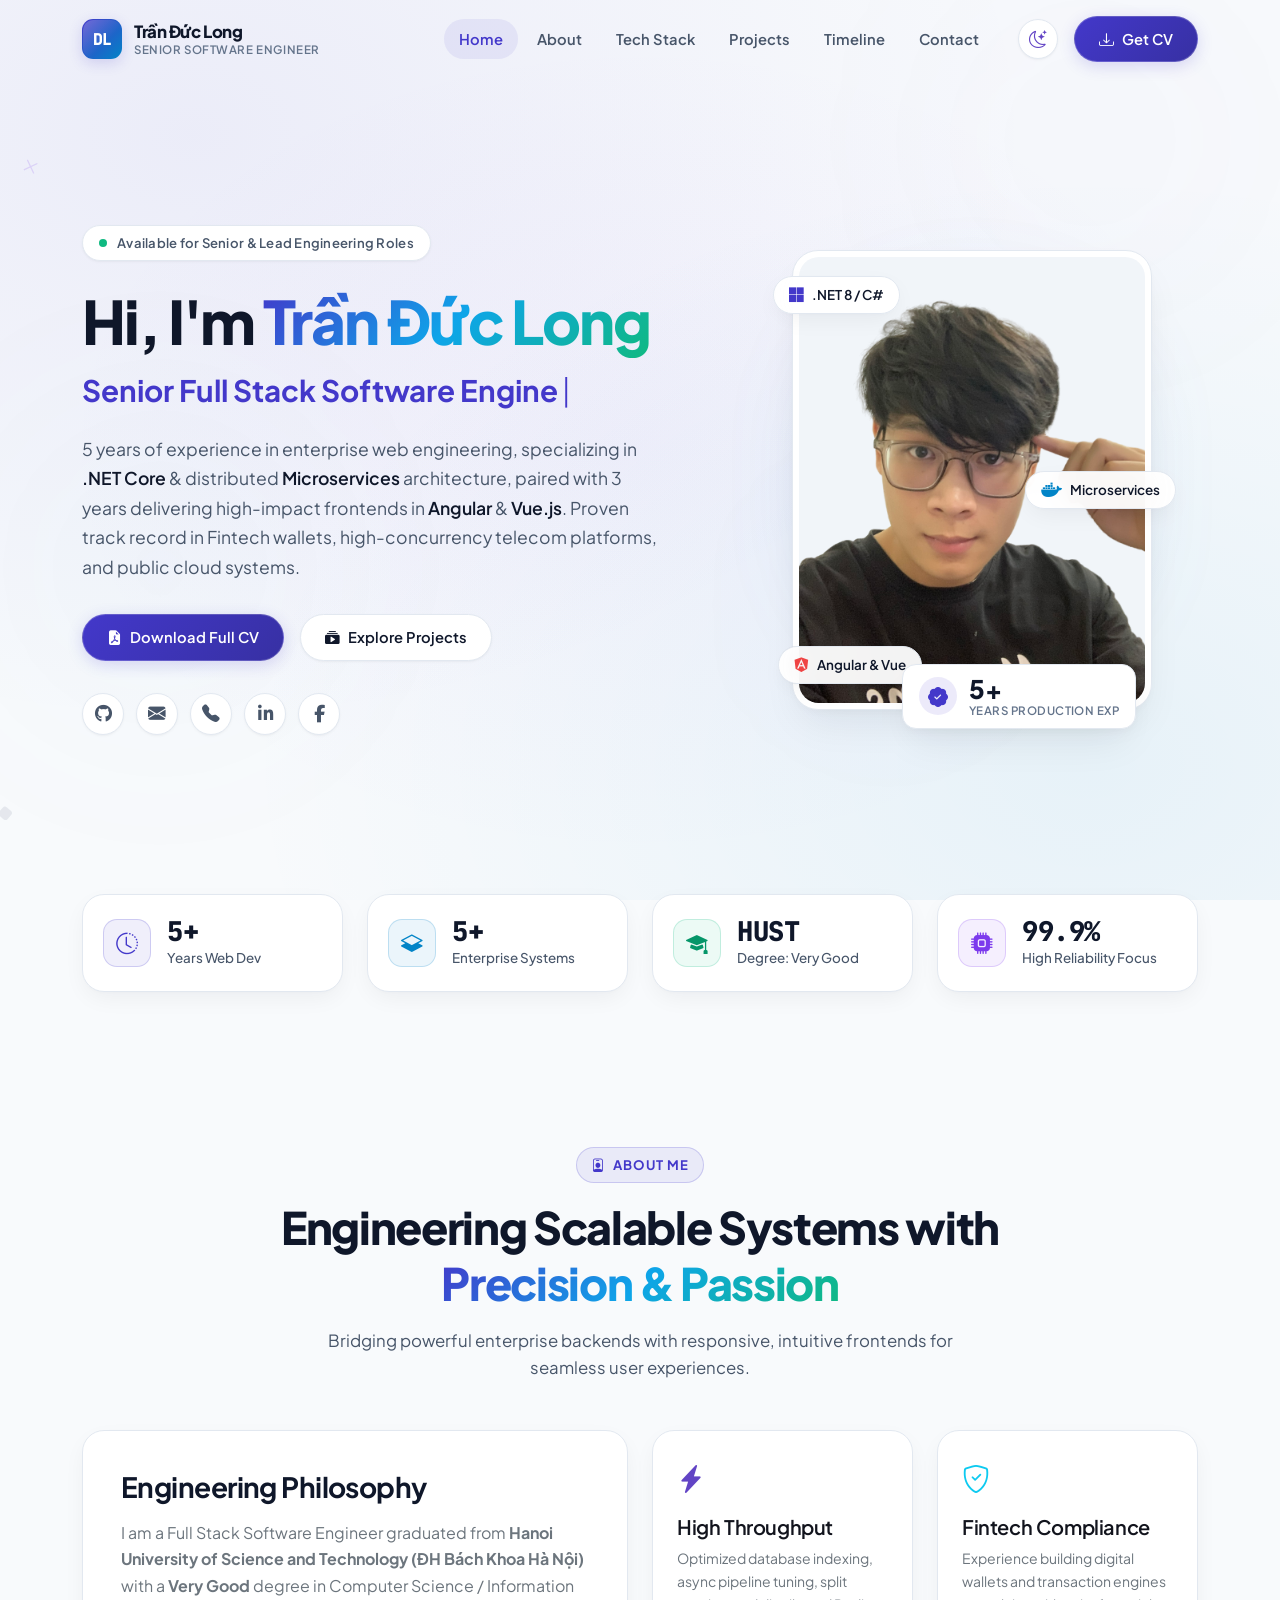
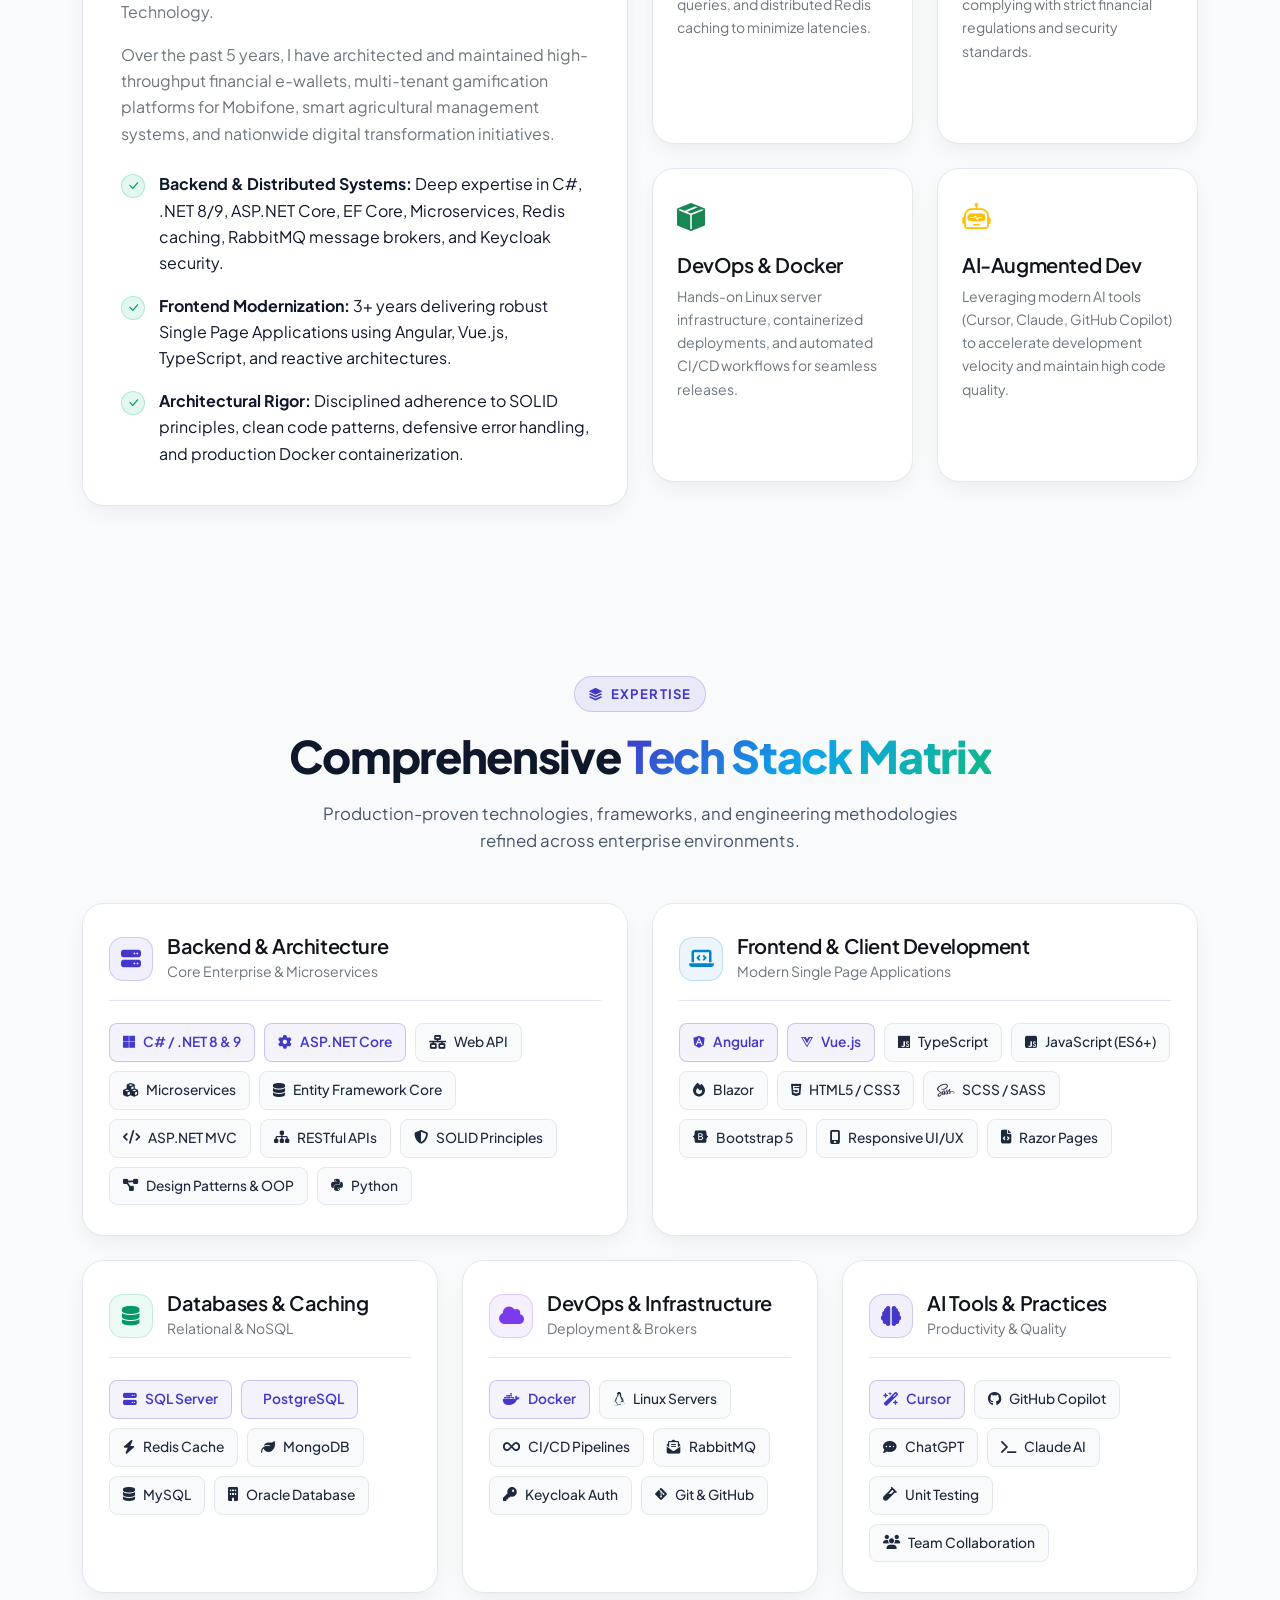
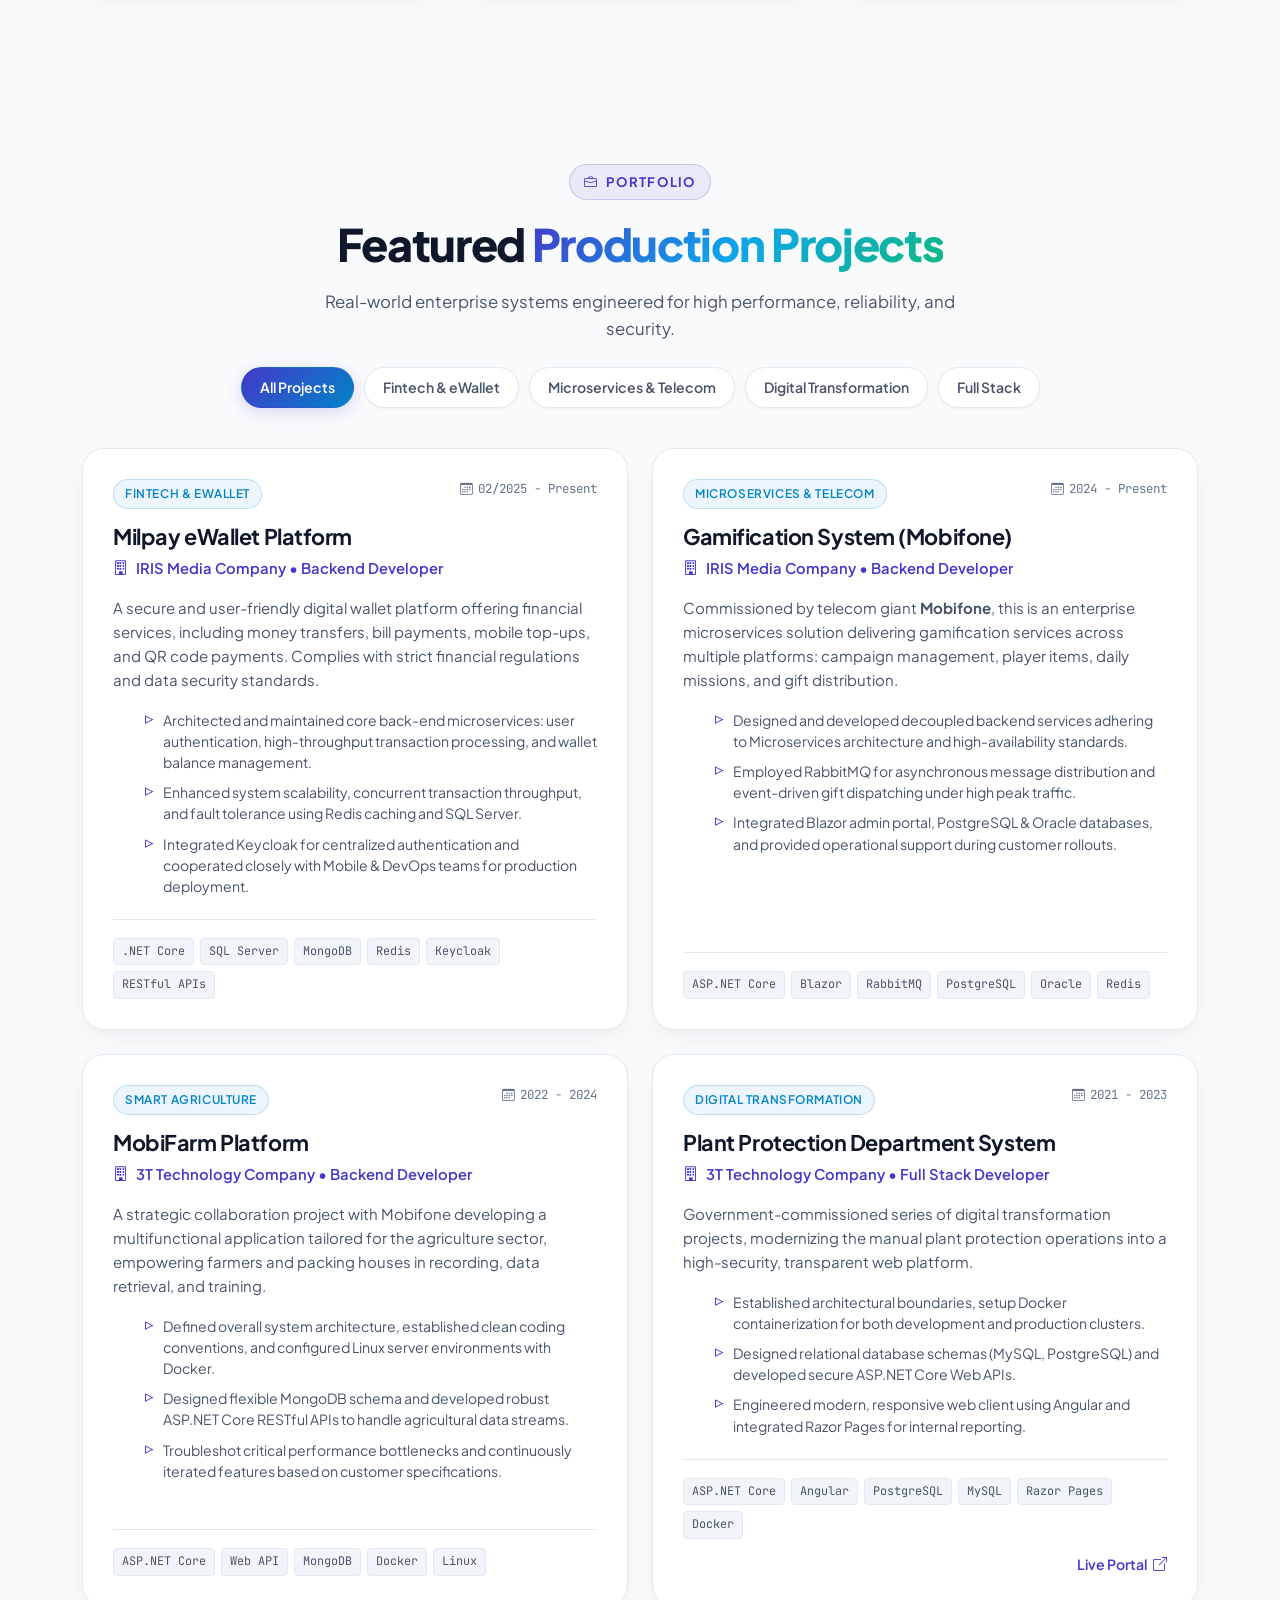
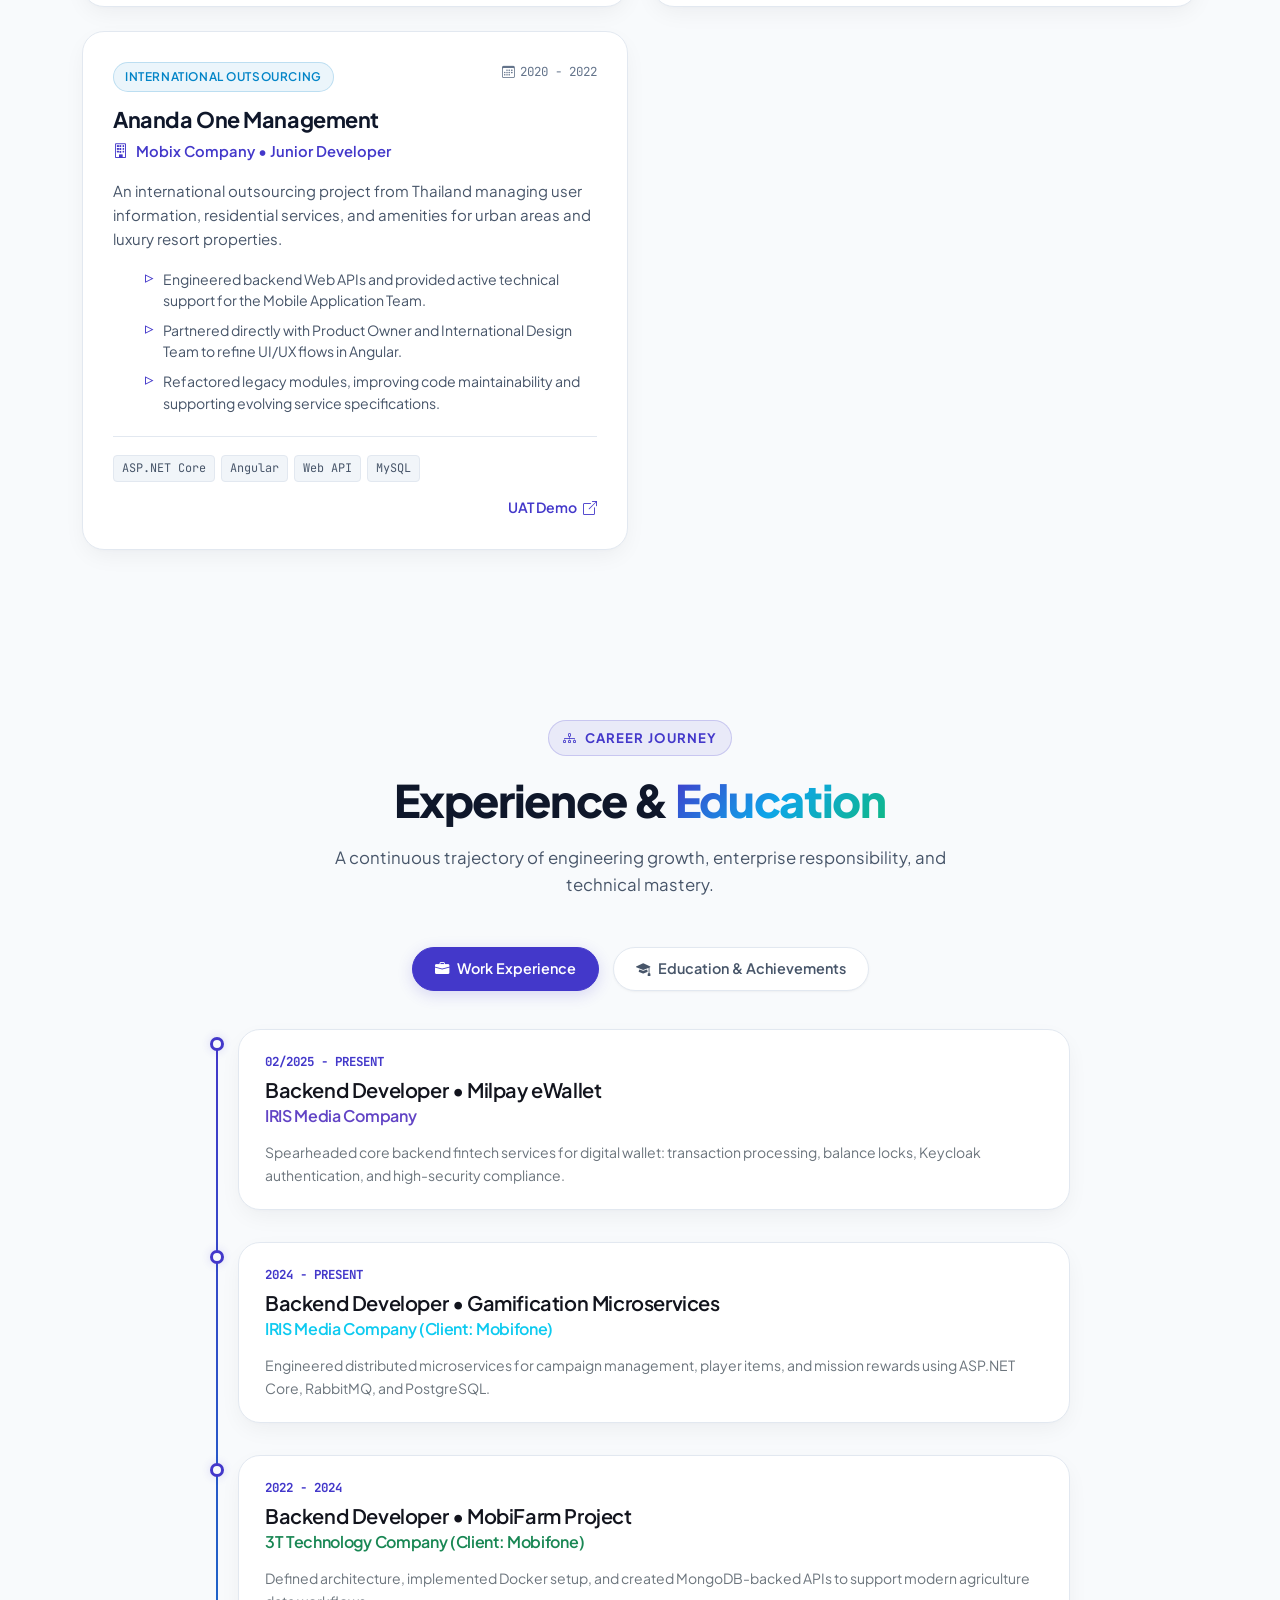
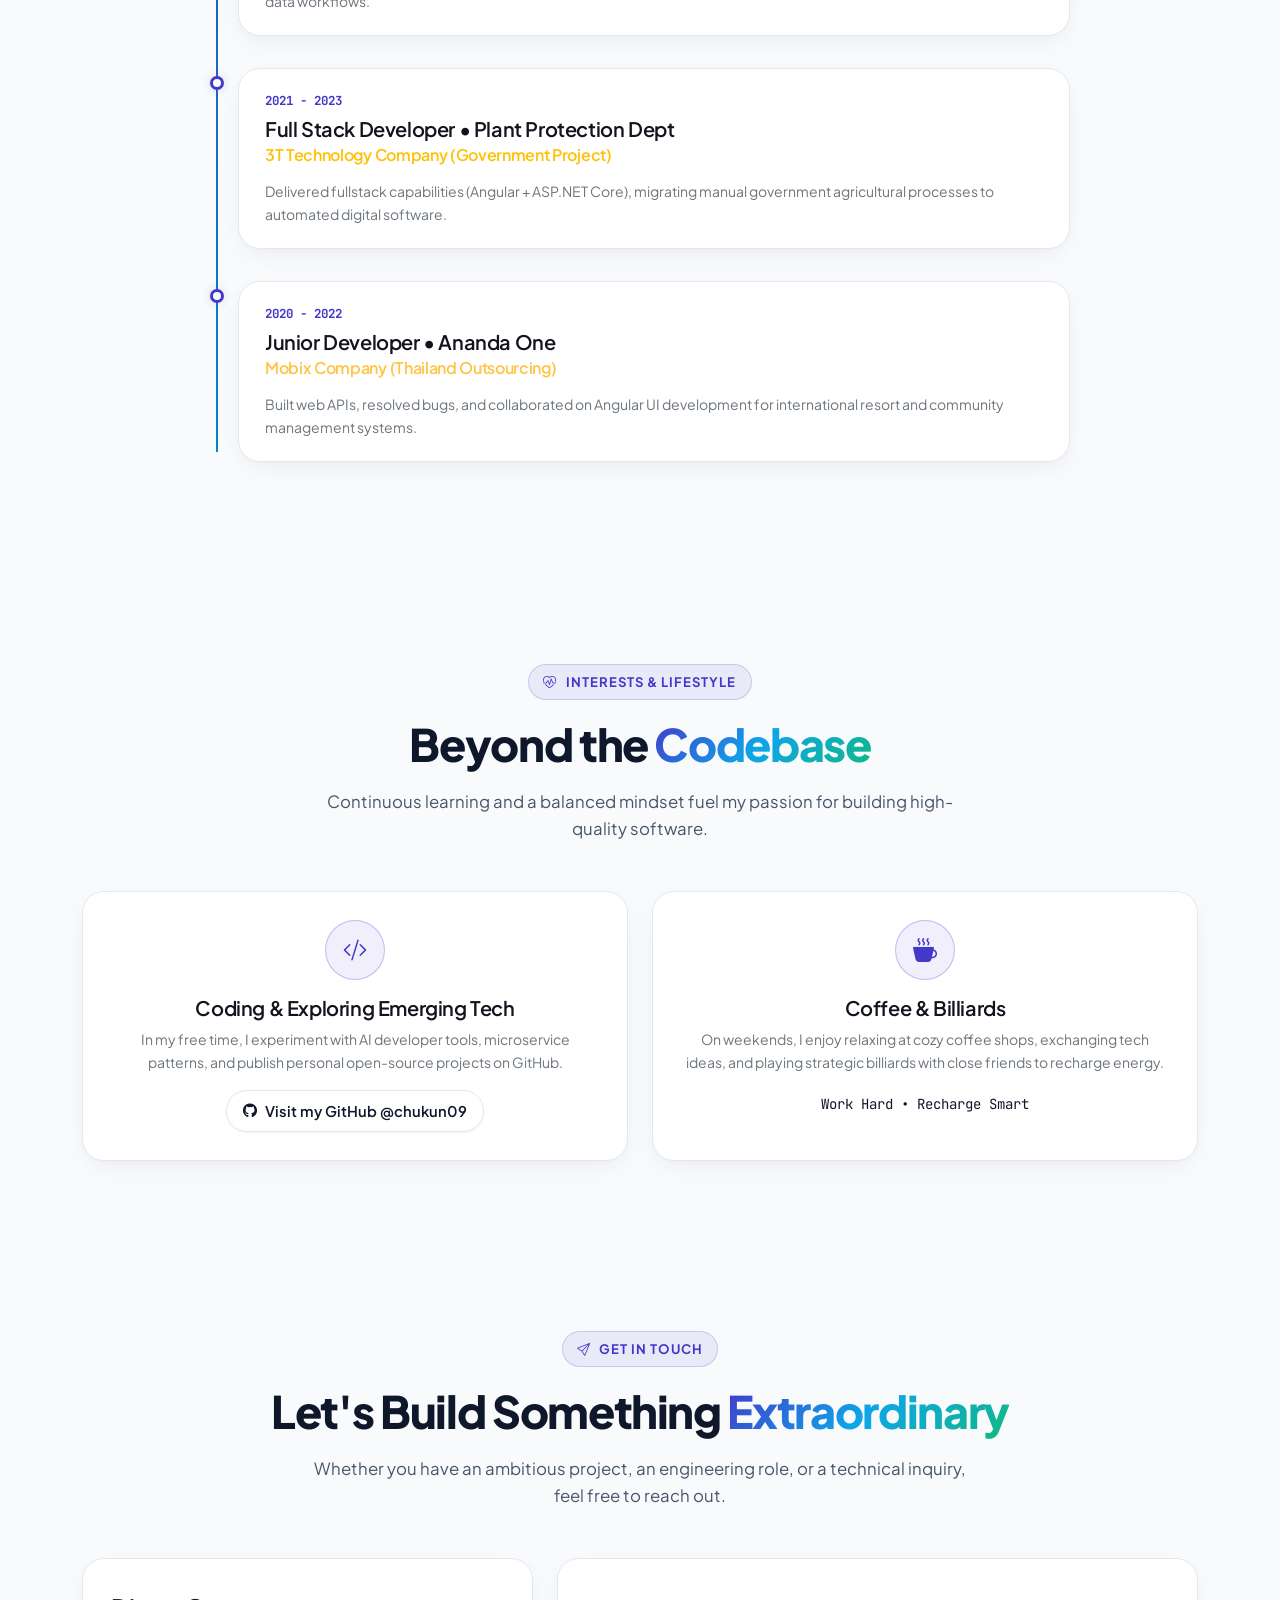
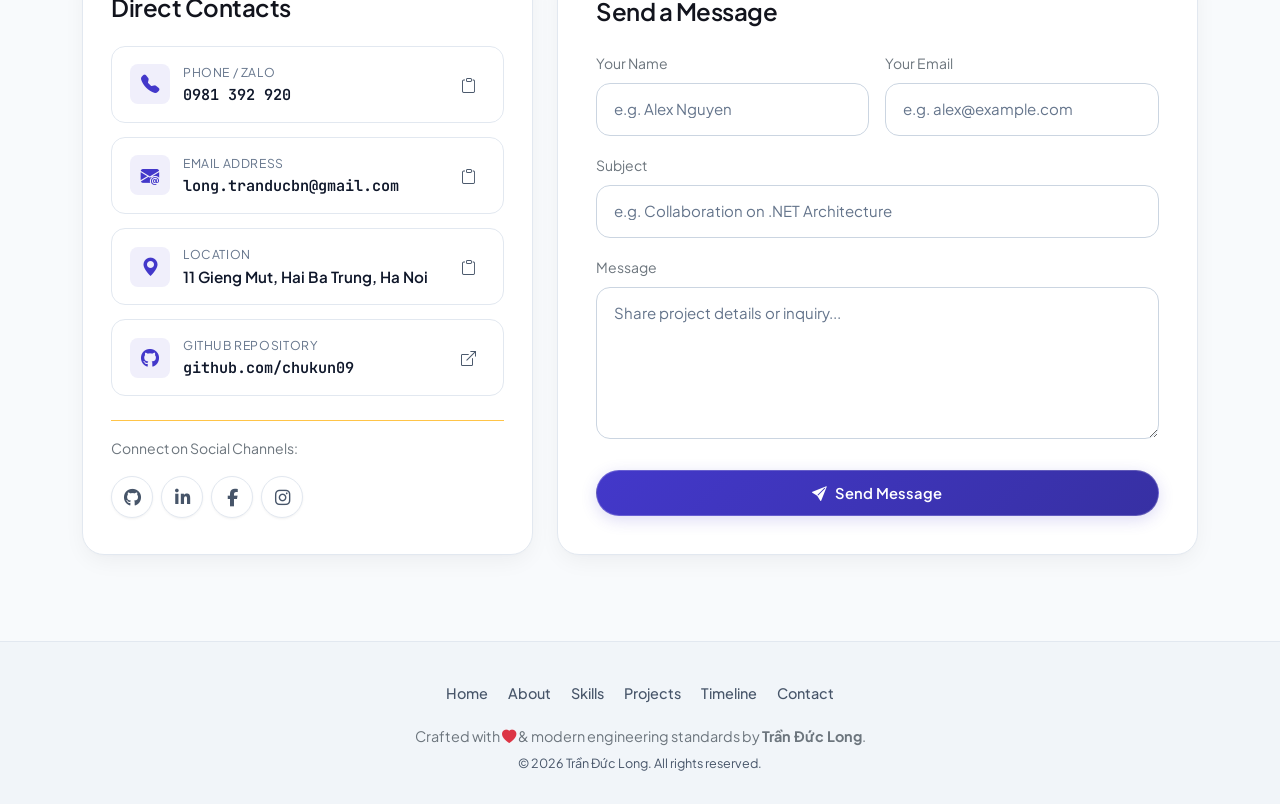
<file: index.html>
<!DOCTYPE html>
<html lang="en" data-theme="light">

<head>
    <meta charset="utf-8">
    <title>Trần Đức Long | Senior Full Stack Software Engineer (.NET & Angular)</title>
    <meta name="viewport" content="width=device-width, initial-scale=1.0">
    <meta name="description" content="Portfolio of Trần Đức Long - Senior Full Stack Software Engineer with 5+ years of experience in .NET Core, Microservices, Angular, High-Performance Backend, and Cloud Architecture.">
    <meta name="keywords" content="Tran Duc Long, Software Engineer, .NET Core, ASP.NET Core, Angular, Microservices, Fullstack Developer, Hanoi University of Science and Technology, C#, Redis, Docker">
    <meta name="author" content="Trần Đức Long">

    <!-- Open Graph / Meta -->
    <meta property="og:type" content="website">
    <meta property="og:title" content="Trần Đức Long | Senior Full Stack Software Engineer">
    <meta property="og:description" content="5+ years in .NET technologies, scalable Microservices, modern Angular/Vue, and high-performance backend systems.">
    <meta property="og:image" content="img/avatar.png">

    <!-- Favicon -->
    <link href="img/avatar.png" rel="icon" type="image/png">

    <!-- Google Fonts -->
    <link rel="preconnect" href="https://fonts.googleapis.com">
    <link rel="preconnect" href="https://fonts.gstatic.com" crossorigin>
    <link href="https://fonts.googleapis.com/css2?family=JetBrains+Mono:wght@400;500;600;700&family=Plus+Jakarta+Sans:wght@300;400;500;600;700;800&display=swap" rel="stylesheet">

    <!-- Icons CDN -->
    <link rel="stylesheet" href="https://cdn.jsdelivr.net/npm/bootstrap-icons@1.11.3/font/bootstrap-icons.min.css">
    <link rel="stylesheet" href="https://cdnjs.cloudflare.com/ajax/libs/font-awesome/6.5.1/css/all.min.css">

    <!-- Bootstrap 5 CSS -->
    <link href="css/bootstrap.min.css" rel="stylesheet">

    <!-- Modern Custom Stylesheet -->
    <link href="css/style.css" rel="stylesheet">
</head>

<body>
    <!-- Antigravity Physics Interactive Canvas Layer -->
    <canvas id="antigravityCanvas"></canvas>

    <!-- Ambient Dynamic Glow Orbs -->
    <div class="ambient-glow ambient-glow-1"></div>
    <div class="ambient-glow ambient-glow-2"></div>
    <div class="ambient-glow ambient-glow-3"></div>

    <!-- Navigation Bar -->
    <header>
        <nav class="navbar navbar-expand-lg navbar-custom">
            <div class="container">
                <!-- Executive Monogram Brandmark -->
                <a class="navbar-brand-custom" href="#home" id="brandLogo">
                    <div class="brand-monogram">
                        <span class="brand-letters">DL</span>
                    </div>
                    <div class="brand-info">
                        <span class="brand-name">Trần Đức Long</span>
                        <span class="brand-role">Senior Software Engineer</span>
                    </div>
                </a>

                <button class="navbar-toggler navbar-toggler-custom ms-auto me-2 me-lg-0" type="button" data-bs-toggle="collapse" data-bs-target="#navbarCollapse" aria-controls="navbarCollapse" aria-expanded="false" aria-label="Toggle navigation">
                    <i class="bi bi-list fs-4"></i>
                </button>

                <div class="collapse navbar-collapse justify-content-end" id="navbarCollapse">
                    <ul class="navbar-nav align-items-lg-center gap-1 my-3 my-lg-0">
                        <li class="nav-item">
                            <a class="nav-link nav-link-custom active" href="#home">Home</a>
                        </li>
                        <li class="nav-item">
                            <a class="nav-link nav-link-custom" href="#about">About</a>
                        </li>
                        <li class="nav-item">
                            <a class="nav-link nav-link-custom" href="#skills">Tech Stack</a>
                        </li>
                        <li class="nav-item">
                            <a class="nav-link nav-link-custom" href="#projects">Projects</a>
                        </li>
                        <li class="nav-item">
                            <a class="nav-link nav-link-custom" href="#experience">Timeline</a>
                        </li>
                        <li class="nav-item">
                            <a class="nav-link nav-link-custom" href="#contact">Contact</a>
                        </li>
                    </ul>

                    <div class="d-flex align-items-center gap-3 ms-lg-4 mt-3 mt-lg-0">
                        <!-- Theme Toggle Button -->
                        <button class="theme-toggle-btn" id="themeToggleBtn" title="Switch Theme (Light / Dark)" aria-label="Toggle Theme">
                            <i class="bi bi-moon-stars" id="themeIcon"></i>
                        </button>

                        <a href="CV_Tran-Duc-Long-030625.pdf" download="CV_Tran-Duc-Long-030625.pdf" class="btn-primary-glow" id="navCvDownloadBtn">
                            <i class="bi bi-download"></i>
                            <span>Get CV</span>
                        </a>
                    </div>
                </div>
            </div>
        </nav>
    </header>

    <!-- Hero Section -->
    <section class="hero-section" id="home">
        <div class="container">
            <div class="row align-items-center">
                <div class="col-lg-7">
                    <!-- Status Pill -->
                    <div class="hero-status-pill reveal-fade">
                        <span class="status-pulse-dot"></span>
                        <span class="status-text">Available for Senior &amp; Lead Engineering Roles</span>
                    </div>

                    <h1 class="hero-title reveal-fade">
                        Hi, I'm <span class="text-gradient">Trần Đức Long</span>
                    </h1>
                    
                    <div class="typing-container reveal-fade">
                        <span id="typedRole"></span>
                        <span class="blinking-cursor">|</span>
                    </div>

                    <p class="hero-subtitle reveal-fade">
                        5 years of experience in enterprise web engineering, specializing in <strong>.NET Core</strong> &amp; distributed <strong>Microservices</strong> architecture, paired with 3 years delivering high-impact frontends in <strong>Angular</strong> &amp; <strong>Vue.js</strong>. Proven track record in Fintech wallets, high-concurrency telecom platforms, and public cloud systems.
                    </p>

                    <div class="d-flex flex-wrap align-items-center gap-3 hero-cta-group reveal-fade">
                        <a href="CV_Tran-Duc-Long-030625.pdf" download="CV_Tran-Duc-Long-030625.pdf" class="btn-primary-glow" id="heroDownloadCvBtn">
                            <i class="bi bi-file-earmark-pdf-fill"></i>
                            <span>Download Full CV</span>
                        </a>
                        <a href="#projects" class="btn-secondary-glass" id="heroViewProjectsBtn">
                            <i class="bi bi-collection-play-fill"></i>
                            <span>Explore Projects</span>
                        </a>
                    </div>

                    <div class="hero-social-links reveal-fade">
                        <a href="https://github.com/chukun09" target="_blank" rel="noopener noreferrer" class="social-icon-btn" title="GitHub Profile">
                            <i class="fab fa-github"></i>
                        </a>
                        <a href="mailto:long.tranducbn@gmail.com" class="social-icon-btn" title="Email Direct">
                            <i class="bi bi-envelope-fill"></i>
                        </a>
                        <a href="tel:0981392920" class="social-icon-btn" title="Call Direct">
                            <i class="bi bi-telephone-fill"></i>
                        </a>
                        <a href="https://www.linkedin.com/in/duclong1412/" target="_blank" rel="noopener noreferrer" class="social-icon-btn" title="LinkedIn Profile">
                            <i class="fab fa-linkedin-in"></i>
                        </a>
                        <a href="https://www.facebook.com/longtranduc.2000/" target="_blank" rel="noopener noreferrer" class="social-icon-btn" title="Facebook">
                            <i class="fab fa-facebook-f"></i>
                        </a>
                    </div>
                </div>

                <div class="col-lg-5">
                    <div class="hero-image-wrapper reveal-fade">
                        <!-- Soft Ambient Backlight -->
                        <div class="portrait-backlight"></div>

                        <div class="profile-card-container magnetic-tilt">
                            <div class="profile-card-inner">
                                <img src="img/avatar.png" alt="Trần Đức Long - Senior Software Engineer" class="profile-img">
                            </div>

                            <!-- Zero-G Harmonic Floating Tech Badges -->
                            <div class="floating-chip chip-dotnet zero-g-1">
                                <i class="fa-brands fa-microsoft"></i>
                                <span>.NET 8 / C#</span>
                            </div>

                            <div class="floating-chip chip-microservices zero-g-2">
                                <i class="fa-brands fa-docker"></i>
                                <span>Microservices</span>
                            </div>

                            <div class="floating-chip chip-angular zero-g-3">
                                <i class="fa-brands fa-angular"></i>
                                <span>Angular &amp; Vue</span>
                            </div>

                            <!-- Executive Experience Badge -->
                            <div class="exp-floating-badge zero-g-badge">
                                <div class="exp-badge-icon">
                                    <i class="bi bi-patch-check-fill"></i>
                                </div>
                                <div class="exp-badge-content">
                                    <span class="exp-num">5+</span>
                                    <span class="exp-text">Years Production Exp</span>
                                </div>
                            </div>
                        </div>
                    </div>
                </div>
            </div>
        </div>
    </section>

    <!-- Key Metrics Highlight Section -->
    <section class="metrics-section">
        <div class="container">
            <div class="row g-4">
                <div class="col-6 col-lg-3 reveal-on-scroll">
                    <div class="glass-card metric-card spotlight-card">
                        <div class="metric-icon-box metric-icon-indigo">
                            <i class="bi bi-clock-history"></i>
                        </div>
                        <div>
                            <div class="metric-number">5+</div>
                            <div class="metric-label">Years Web Dev</div>
                        </div>
                    </div>
                </div>

                <div class="col-6 col-lg-3 reveal-on-scroll">
                    <div class="glass-card metric-card spotlight-card">
                        <div class="metric-icon-box metric-icon-cyan">
                            <i class="bi bi-layers-half"></i>
                        </div>
                        <div>
                            <div class="metric-number">5+</div>
                            <div class="metric-label">Enterprise Systems</div>
                        </div>
                    </div>
                </div>

                <div class="col-6 col-lg-3 reveal-on-scroll">
                    <div class="glass-card metric-card spotlight-card">
                        <div class="metric-icon-box metric-icon-emerald">
                            <i class="bi bi-mortarboard-fill"></i>
                        </div>
                        <div>
                            <div class="metric-number">HUST</div>
                            <div class="metric-label">Degree: Very Good</div>
                        </div>
                    </div>
                </div>

                <div class="col-6 col-lg-3 reveal-on-scroll">
                    <div class="glass-card metric-card spotlight-card">
                        <div class="metric-icon-box metric-icon-purple">
                            <i class="bi bi-cpu-fill"></i>
                        </div>
                        <div>
                            <div class="metric-number">99.9%</div>
                            <div class="metric-label">High Reliability Focus</div>
                        </div>
                    </div>
                </div>
            </div>
        </div>
    </section>

    <!-- About Me Section -->
    <section class="content-section" id="about">
        <div class="container">
            <div class="text-center mb-5 reveal-on-scroll">
                <div class="section-tag">
                    <i class="bi bi-person-badge"></i> About Me
                </div>
                <h2 class="section-title">
                    Engineering Scalable Systems with <span class="text-gradient">Precision &amp; Passion</span>
                </h2>
                <p class="section-subtitle">
                    Bridging powerful enterprise backends with responsive, intuitive frontends for seamless user experiences.
                </p>
            </div>

            <div class="row g-4 align-items-stretch">
                <div class="col-lg-6 reveal-on-scroll">
                    <div class="glass-card about-box h-100 spotlight-card">
                        <h3 class="mb-3">Engineering Philosophy</h3>
                        <p class="text-muted mb-3">
                            I am a Full Stack Software Engineer graduated from <strong>Hanoi University of Science and Technology (ĐH Bách Khoa Hà Nội)</strong> with a <strong>Very Good</strong> degree in Computer Science / Information Technology.
                        </p>
                        <p class="text-muted mb-4">
                            Over the past 5 years, I have architected and maintained high-throughput financial e-wallets, multi-tenant gamification platforms for Mobifone, smart agricultural management systems, and nationwide digital transformation initiatives.
                        </p>

                        <div class="about-highlight-list">
                            <div class="about-highlight-item">
                                <div class="about-check-icon"><i class="bi bi-check-lg"></i></div>
                                <div>
                                    <strong class="text-main">Backend &amp; Distributed Systems:</strong> Deep expertise in C#, .NET 8/9, ASP.NET Core, EF Core, Microservices, Redis caching, RabbitMQ message brokers, and Keycloak security.
                                </div>
                            </div>
                            <div class="about-highlight-item">
                                <div class="about-check-icon"><i class="bi bi-check-lg"></i></div>
                                <div>
                                    <strong class="text-main">Frontend Modernization:</strong> 3+ years delivering robust Single Page Applications using Angular, Vue.js, TypeScript, and reactive architectures.
                                </div>
                            </div>
                            <div class="about-highlight-item">
                                <div class="about-check-icon"><i class="bi bi-check-lg"></i></div>
                                <div>
                                    <strong class="text-main">Architectural Rigor:</strong> Disciplined adherence to SOLID principles, clean code patterns, defensive error handling, and production Docker containerization.
                                </div>
                            </div>
                        </div>
                    </div>
                </div>

                <div class="col-lg-6">
                    <div class="row g-4 h-100">
                        <div class="col-sm-6 reveal-on-scroll">
                            <div class="glass-card feature-pill-card spotlight-card">
                                <span class="pill-icon text-primary"><i class="bi bi-lightning-charge-fill"></i></span>
                                <h4 class="h5 mb-2">High Throughput</h4>
                                <p class="text-muted small mb-0">
                                    Optimized database indexing, async pipeline tuning, split queries, and distributed Redis caching to minimize latencies.
                                </p>
                            </div>
                        </div>
                        <div class="col-sm-6 reveal-on-scroll">
                            <div class="glass-card feature-pill-card spotlight-card">
                                <span class="pill-icon text-info"><i class="bi bi-shield-check"></i></span>
                                <h4 class="h5 mb-2">Fintech Compliance</h4>
                                <p class="text-muted small mb-0">
                                    Experience building digital wallets and transaction engines complying with strict financial regulations and security standards.
                                </p>
                            </div>
                        </div>
                        <div class="col-sm-6 reveal-on-scroll">
                            <div class="glass-card feature-pill-card spotlight-card">
                                <span class="pill-icon text-success"><i class="bi bi-box-seam-fill"></i></span>
                                <h4 class="h5 mb-2">DevOps &amp; Docker</h4>
                                <p class="text-muted small mb-0">
                                    Hands-on Linux server infrastructure, containerized deployments, and automated CI/CD workflows for seamless releases.
                                </p>
                            </div>
                        </div>
                        <div class="col-sm-6 reveal-on-scroll">
                            <div class="glass-card feature-pill-card spotlight-card">
                                <span class="pill-icon text-warning"><i class="bi bi-robot"></i></span>
                                <h4 class="h5 mb-2">AI-Augmented Dev</h4>
                                <p class="text-muted small mb-0">
                                    Leveraging modern AI tools (Cursor, Claude, GitHub Copilot) to accelerate development velocity and maintain high code quality.
                                </p>
                            </div>
                        </div>
                    </div>
                </div>
            </div>
        </div>
    </section>

    <!-- Skills & Tech Stack Matrix -->
    <section class="content-section" id="skills">
        <div class="container">
            <div class="text-center mb-5 reveal-on-scroll">
                <div class="section-tag">
                    <i class="bi bi-stack"></i> Expertise
                </div>
                <h2 class="section-title">
                    Comprehensive <span class="text-gradient">Tech Stack Matrix</span>
                </h2>
                <p class="section-subtitle">
                    Production-proven technologies, frameworks, and engineering methodologies refined across enterprise environments.
                </p>
            </div>

            <div class="row g-4">
                <!-- Backend & Architecture -->
                <div class="col-lg-6 reveal-on-scroll">
                    <div class="glass-card skill-category-card spotlight-card">
                        <div class="category-header">
                            <div class="category-icon metric-icon-indigo">
                                <i class="fa-solid fa-server"></i>
                            </div>
                            <div>
                                <h3 class="h5 mb-0">Backend &amp; Architecture</h3>
                                <small class="text-muted">Core Enterprise &amp; Microservices</small>
                            </div>
                        </div>
                        <div class="tech-badge-container">
                            <span class="tech-badge featured"><i class="fa-brands fa-microsoft"></i> C# / .NET 8 &amp; 9</span>
                            <span class="tech-badge featured"><i class="fa-solid fa-gear"></i> ASP.NET Core</span>
                            <span class="tech-badge"><i class="fa-solid fa-network-wired"></i> Web API</span>
                            <span class="tech-badge"><i class="fa-solid fa-cubes"></i> Microservices</span>
                            <span class="tech-badge"><i class="fa-solid fa-database"></i> Entity Framework Core</span>
                            <span class="tech-badge"><i class="fa-solid fa-code"></i> ASP.NET MVC</span>
                            <span class="tech-badge"><i class="fa-solid fa-sitemap"></i> RESTful APIs</span>
                            <span class="tech-badge"><i class="fa-solid fa-shield-halved"></i> SOLID Principles</span>
                            <span class="tech-badge"><i class="fa-solid fa-diagram-project"></i> Design Patterns &amp; OOP</span>
                            <span class="tech-badge"><i class="fa-brands fa-python"></i> Python</span>
                        </div>
                    </div>
                </div>

                <!-- Frontend & UI -->
                <div class="col-lg-6 reveal-on-scroll">
                    <div class="glass-card skill-category-card spotlight-card">
                        <div class="category-header">
                            <div class="category-icon metric-icon-cyan">
                                <i class="fa-solid fa-laptop-code"></i>
                            </div>
                            <div>
                                <h3 class="h5 mb-0">Frontend &amp; Client Development</h3>
                                <small class="text-muted">Modern Single Page Applications</small>
                            </div>
                        </div>
                        <div class="tech-badge-container">
                            <span class="tech-badge featured"><i class="fa-brands fa-angular"></i> Angular</span>
                            <span class="tech-badge featured"><i class="fa-brands fa-vuejs"></i> Vue.js</span>
                            <span class="tech-badge"><i class="fa-brands fa-js"></i> TypeScript</span>
                            <span class="tech-badge"><i class="fa-brands fa-square-js"></i> JavaScript (ES6+)</span>
                            <span class="tech-badge"><i class="fa-solid fa-fire"></i> Blazor</span>
                            <span class="tech-badge"><i class="fa-brands fa-html5"></i> HTML5 / CSS3</span>
                            <span class="tech-badge"><i class="fa-brands fa-sass"></i> SCSS / SASS</span>
                            <span class="tech-badge"><i class="fa-brands fa-bootstrap"></i> Bootstrap 5</span>
                            <span class="tech-badge"><i class="fa-solid fa-mobile-screen"></i> Responsive UI/UX</span>
                            <span class="tech-badge"><i class="fa-solid fa-file-code"></i> Razor Pages</span>
                        </div>
                    </div>
                </div>

                <!-- Database & Caching -->
                <div class="col-lg-4 reveal-on-scroll">
                    <div class="glass-card skill-category-card spotlight-card">
                        <div class="category-header">
                            <div class="category-icon metric-icon-emerald">
                                <i class="fa-solid fa-database"></i>
                            </div>
                            <div>
                                <h3 class="h5 mb-0">Databases &amp; Caching</h3>
                                <small class="text-muted">Relational &amp; NoSQL</small>
                            </div>
                        </div>
                        <div class="tech-badge-container">
                            <span class="tech-badge featured"><i class="fa-solid fa-server"></i> SQL Server</span>
                            <span class="tech-badge featured"><i class="fa-solid fa-elephant"></i> PostgreSQL</span>
                            <span class="tech-badge"><i class="fa-solid fa-bolt"></i> Redis Cache</span>
                            <span class="tech-badge"><i class="fa-solid fa-leaf"></i> MongoDB</span>
                            <span class="tech-badge"><i class="fa-solid fa-database"></i> MySQL</span>
                            <span class="tech-badge"><i class="fa-solid fa-building"></i> Oracle Database</span>
                        </div>
                    </div>
                </div>

                <!-- DevOps & Infrastructure -->
                <div class="col-lg-4 reveal-on-scroll">
                    <div class="glass-card skill-category-card spotlight-card">
                        <div class="category-header">
                            <div class="category-icon metric-icon-purple">
                                <i class="fa-solid fa-cloud"></i>
                            </div>
                            <div>
                                <h3 class="h5 mb-0">DevOps &amp; Infrastructure</h3>
                                <small class="text-muted">Deployment &amp; Brokers</small>
                            </div>
                        </div>
                        <div class="tech-badge-container">
                            <span class="tech-badge featured"><i class="fa-brands fa-docker"></i> Docker</span>
                            <span class="tech-badge"><i class="fa-brands fa-linux"></i> Linux Servers</span>
                            <span class="tech-badge"><i class="fa-solid fa-infinity"></i> CI/CD Pipelines</span>
                            <span class="tech-badge"><i class="fa-solid fa-envelope-open-text"></i> RabbitMQ</span>
                            <span class="tech-badge"><i class="fa-solid fa-key"></i> Keycloak Auth</span>
                            <span class="tech-badge"><i class="fa-brands fa-git-alt"></i> Git &amp; GitHub</span>
                        </div>
                    </div>
                </div>

                <!-- AI Tools & Methodologies -->
                <div class="col-lg-4 reveal-on-scroll">
                    <div class="glass-card skill-category-card spotlight-card">
                        <div class="category-header">
                            <div class="category-icon metric-icon-indigo">
                                <i class="fa-solid fa-brain"></i>
                            </div>
                            <div>
                                <h3 class="h5 mb-0">AI Tools &amp; Practices</h3>
                                <small class="text-muted">Productivity &amp; Quality</small>
                            </div>
                        </div>
                        <div class="tech-badge-container">
                            <span class="tech-badge featured"><i class="fa-solid fa-wand-magic-sparkles"></i> Cursor</span>
                            <span class="tech-badge"><i class="fa-brands fa-github"></i> GitHub Copilot</span>
                            <span class="tech-badge"><i class="fa-solid fa-comment-dots"></i> ChatGPT</span>
                            <span class="tech-badge"><i class="fa-solid fa-terminal"></i> Claude AI</span>
                            <span class="tech-badge"><i class="fa-solid fa-vial"></i> Unit Testing</span>
                            <span class="tech-badge"><i class="fa-solid fa-users"></i> Team Collaboration</span>
                        </div>
                    </div>
                </div>
            </div>
        </div>
    </section>

    <!-- Featured Projects Showcase -->
    <section class="content-section" id="projects">
        <div class="container">
            <div class="text-center mb-4 reveal-on-scroll">
                <div class="section-tag">
                    <i class="bi bi-briefcase"></i> Portfolio
                </div>
                <h2 class="section-title">
                    Featured <span class="text-gradient">Production Projects</span>
                </h2>
                <p class="section-subtitle">
                    Real-world enterprise systems engineered for high performance, reliability, and security.
                </p>
            </div>

            <!-- Category Filter Buttons -->
            <div class="filter-container reveal-on-scroll">
                <button class="filter-btn active" data-filter="all">All Projects</button>
                <button class="filter-btn" data-filter="fintech">Fintech &amp; eWallet</button>
                <button class="filter-btn" data-filter="telecom">Microservices &amp; Telecom</button>
                <button class="filter-btn" data-filter="gov">Digital Transformation</button>
                <button class="filter-btn" data-filter="fullstack">Full Stack</button>
            </div>

            <!-- Projects Grid -->
            <div class="row g-4" id="projectGrid">
                <!-- Project 1: Milpay eWallet -->
                <div class="col-lg-6 project-item reveal-on-scroll" data-category="fintech fullstack">
                    <div class="glass-card project-card spotlight-card">
                        <div class="project-header-meta">
                            <span class="project-badge">Fintech &amp; eWallet</span>
                            <span class="project-date"><i class="bi bi-calendar3"></i> 02/2025 - Present</span>
                        </div>
                        <h3 class="project-title">Milpay eWallet Platform</h3>
                        <div class="project-company">
                            <i class="bi bi-building"></i> IRIS Media Company • Backend Developer
                        </div>
                        <p class="project-desc">
                            A secure and user-friendly digital wallet platform offering financial services, including money transfers, bill payments, mobile top-ups, and QR code payments. Complies with strict financial regulations and data security standards.
                        </p>
                        <ul class="project-bullets">
                            <li>Architected and maintained core back-end microservices: user authentication, high-throughput transaction processing, and wallet balance management.</li>
                            <li>Enhanced system scalability, concurrent transaction throughput, and fault tolerance using Redis caching and SQL Server.</li>
                            <li>Integrated Keycloak for centralized authentication and cooperated closely with Mobile &amp; DevOps teams for production deployment.</li>
                        </ul>
                        <div class="project-footer">
                            <div class="project-tech-pills">
                                <span class="project-tech-pill">.NET Core</span>
                                <span class="project-tech-pill">SQL Server</span>
                                <span class="project-tech-pill">MongoDB</span>
                                <span class="project-tech-pill">Redis</span>
                                <span class="project-tech-pill">Keycloak</span>
                                <span class="project-tech-pill">RESTful APIs</span>
                            </div>
                        </div>
                    </div>
                </div>

                <!-- Project 2: Gamification System (Mobifone) -->
                <div class="col-lg-6 project-item reveal-on-scroll" data-category="telecom">
                    <div class="glass-card project-card spotlight-card">
                        <div class="project-header-meta">
                            <span class="project-badge">Microservices &amp; Telecom</span>
                            <span class="project-date"><i class="bi bi-calendar3"></i> 2024 - Present</span>
                        </div>
                        <h3 class="project-title">Gamification System (Mobifone)</h3>
                        <div class="project-company">
                            <i class="bi bi-building"></i> IRIS Media Company • Backend Developer
                        </div>
                        <p class="project-desc">
                            Commissioned by telecom giant <strong>Mobifone</strong>, this is an enterprise microservices solution delivering gamification services across multiple platforms: campaign management, player items, daily missions, and gift distribution.
                        </p>
                        <ul class="project-bullets">
                            <li>Designed and developed decoupled backend services adhering to Microservices architecture and high-availability standards.</li>
                            <li>Employed RabbitMQ for asynchronous message distribution and event-driven gift dispatching under high peak traffic.</li>
                            <li>Integrated Blazor admin portal, PostgreSQL &amp; Oracle databases, and provided operational support during customer rollouts.</li>
                        </ul>
                        <div class="project-footer">
                            <div class="project-tech-pills">
                                <span class="project-tech-pill">ASP.NET Core</span>
                                <span class="project-tech-pill">Blazor</span>
                                <span class="project-tech-pill">RabbitMQ</span>
                                <span class="project-tech-pill">PostgreSQL</span>
                                <span class="project-tech-pill">Oracle</span>
                                <span class="project-tech-pill">Redis</span>
                            </div>
                        </div>
                    </div>
                </div>

                <!-- Project 3: MobiFarm Project -->
                <div class="col-lg-6 project-item reveal-on-scroll" data-category="telecom">
                    <div class="glass-card project-card spotlight-card">
                        <div class="project-header-meta">
                            <span class="project-badge">Smart Agriculture</span>
                            <span class="project-date"><i class="bi bi-calendar3"></i> 2022 - 2024</span>
                        </div>
                        <h3 class="project-title">MobiFarm Platform</h3>
                        <div class="project-company">
                            <i class="bi bi-building"></i> 3T Technology Company • Backend Developer
                        </div>
                        <p class="project-desc">
                            A strategic collaboration project with Mobifone developing a multifunctional application tailored for the agriculture sector, empowering farmers and packing houses in recording, data retrieval, and training.
                        </p>
                        <ul class="project-bullets">
                            <li>Defined overall system architecture, established clean coding conventions, and configured Linux server environments with Docker.</li>
                            <li>Designed flexible MongoDB schema and developed robust ASP.NET Core RESTful APIs to handle agricultural data streams.</li>
                            <li>Troubleshot critical performance bottlenecks and continuously iterated features based on customer specifications.</li>
                        </ul>
                        <div class="project-footer">
                            <div class="project-tech-pills">
                                <span class="project-tech-pill">ASP.NET Core</span>
                                <span class="project-tech-pill">Web API</span>
                                <span class="project-tech-pill">MongoDB</span>
                                <span class="project-tech-pill">Docker</span>
                                <span class="project-tech-pill">Linux</span>
                            </div>
                        </div>
                    </div>
                </div>

                <!-- Project 4: Plant Protection Department -->
                <div class="col-lg-6 project-item reveal-on-scroll" data-category="gov fullstack">
                    <div class="glass-card project-card spotlight-card">
                        <div class="project-header-meta">
                            <span class="project-badge">Digital Transformation</span>
                            <span class="project-date"><i class="bi bi-calendar3"></i> 2021 - 2023</span>
                        </div>
                        <h3 class="project-title">Plant Protection Department System</h3>
                        <div class="project-company">
                            <i class="bi bi-building"></i> 3T Technology Company • Full Stack Developer
                        </div>
                        <p class="project-desc">
                            Government-commissioned series of digital transformation projects, modernizing the manual plant protection operations into a high-security, transparent web platform.
                        </p>
                        <ul class="project-bullets">
                            <li>Established architectural boundaries, setup Docker containerization for both development and production clusters.</li>
                            <li>Designed relational database schemas (MySQL, PostgreSQL) and developed secure ASP.NET Core Web APIs.</li>
                            <li>Engineered modern, responsive web client using Angular and integrated Razor Pages for internal reporting.</li>
                        </ul>
                        <div class="project-footer">
                            <div class="project-tech-pills">
                                <span class="project-tech-pill">ASP.NET Core</span>
                                <span class="project-tech-pill">Angular</span>
                                <span class="project-tech-pill">PostgreSQL</span>
                                <span class="project-tech-pill">MySQL</span>
                                <span class="project-tech-pill">Razor Pages</span>
                                <span class="project-tech-pill">Docker</span>
                            </div>
                            <div class="project-links">
                                <a href="https://cms.packinghouse.online" target="_blank" rel="noopener noreferrer" class="project-link-btn">
                                    <span>Live Portal</span> <i class="bi bi-box-arrow-up-right"></i>
                                </a>
                            </div>
                        </div>
                    </div>
                </div>

                <!-- Project 5: Ananda One -->
                <div class="col-lg-6 project-item reveal-on-scroll" data-category="fullstack">
                    <div class="glass-card project-card spotlight-card">
                        <div class="project-header-meta">
                            <span class="project-badge">International Outsourcing</span>
                            <span class="project-date"><i class="bi bi-calendar3"></i> 2020 - 2022</span>
                        </div>
                        <h3 class="project-title">Ananda One Management</h3>
                        <div class="project-company">
                            <i class="bi bi-building"></i> Mobix Company • Junior Developer
                        </div>
                        <p class="project-desc">
                            An international outsourcing project from Thailand managing user information, residential services, and amenities for urban areas and luxury resort properties.
                        </p>
                        <ul class="project-bullets">
                            <li>Engineered backend Web APIs and provided active technical support for the Mobile Application Team.</li>
                            <li>Partnered directly with Product Owner and International Design Team to refine UI/UX flows in Angular.</li>
                            <li>Refactored legacy modules, improving code maintainability and supporting evolving service specifications.</li>
                        </ul>
                        <div class="project-footer">
                            <div class="project-tech-pills">
                                <span class="project-tech-pill">ASP.NET Core</span>
                                <span class="project-tech-pill">Angular</span>
                                <span class="project-tech-pill">Web API</span>
                                <span class="project-tech-pill">MySQL</span>
                            </div>
                            <div class="project-links">
                                <a href="https://care-admin-uat.ananda.co.th/" target="_blank" rel="noopener noreferrer" class="project-link-btn">
                                    <span>UAT Demo</span> <i class="bi bi-box-arrow-up-right"></i>
                                </a>
                            </div>
                        </div>
                    </div>
                </div>
            </div>
        </div>
    </section>

    <!-- Career Timeline & Education Section -->
    <section class="content-section" id="experience">
        <div class="container">
            <div class="text-center mb-5 reveal-on-scroll">
                <div class="section-tag">
                    <i class="bi bi-diagram-3"></i> Career Journey
                </div>
                <h2 class="section-title">
                    Experience &amp; <span class="text-gradient">Education</span>
                </h2>
                <p class="section-subtitle">
                    A continuous trajectory of engineering growth, enterprise responsibility, and technical mastery.
                </p>
            </div>

            <!-- Timeline Switcher Tabs -->
            <div class="timeline-tabs reveal-on-scroll">
                <button class="timeline-tab-btn active" data-target="experienceStream">
                    <i class="bi bi-briefcase-fill"></i> Work Experience
                </button>
                <button class="timeline-tab-btn" data-target="educationStream">
                    <i class="bi bi-mortarboard-fill"></i> Education &amp; Achievements
                </button>
            </div>

            <!-- Work Experience Stream -->
            <div class="timeline-stream-container" id="experienceStream">
                <div class="timeline-stream">
                    <!-- Milestone 1 -->
                    <div class="timeline-item reveal-on-scroll">
                        <div class="glass-card timeline-card spotlight-card">
                            <div class="timeline-date-chip">02/2025 - PRESENT</div>
                            <h3 class="h5 mb-1 text-main">Backend Developer • Milpay eWallet</h3>
                            <h4 class="h6 text-primary mb-3">IRIS Media Company</h4>
                            <p class="text-muted small mb-0">
                                Spearheaded core backend fintech services for digital wallet: transaction processing, balance locks, Keycloak authentication, and high-security compliance.
                            </p>
                        </div>
                    </div>

                    <!-- Milestone 2 -->
                    <div class="timeline-item reveal-on-scroll">
                        <div class="glass-card timeline-card spotlight-card">
                            <div class="timeline-date-chip">2024 - PRESENT</div>
                            <h3 class="h5 mb-1 text-main">Backend Developer • Gamification Microservices</h3>
                            <h4 class="h6 text-info mb-3">IRIS Media Company (Client: Mobifone)</h4>
                            <p class="text-muted small mb-0">
                                Engineered distributed microservices for campaign management, player items, and mission rewards using ASP.NET Core, RabbitMQ, and PostgreSQL.
                            </p>
                        </div>
                    </div>

                    <!-- Milestone 3 -->
                    <div class="timeline-item reveal-on-scroll">
                        <div class="glass-card timeline-card spotlight-card">
                            <div class="timeline-date-chip">2022 - 2024</div>
                            <h3 class="h5 mb-1 text-main">Backend Developer • MobiFarm Project</h3>
                            <h4 class="h6 text-success mb-3">3T Technology Company (Client: Mobifone)</h4>
                            <p class="text-muted small mb-0">
                                Defined architecture, implemented Docker setup, and created MongoDB-backed APIs to support modern agriculture data workflows.
                            </p>
                        </div>
                    </div>

                    <!-- Milestone 4 -->
                    <div class="timeline-item reveal-on-scroll">
                        <div class="glass-card timeline-card spotlight-card">
                            <div class="timeline-date-chip">2021 - 2023</div>
                            <h3 class="h5 mb-1 text-main">Full Stack Developer • Plant Protection Dept</h3>
                            <h4 class="h6 text-warning mb-3">3T Technology Company (Government Project)</h4>
                            <p class="text-muted small mb-0">
                                Delivered fullstack capabilities (Angular + ASP.NET Core), migrating manual government agricultural processes to automated digital software.
                            </p>
                        </div>
                    </div>

                    <!-- Milestone 5 -->
                    <div class="timeline-item reveal-on-scroll">
                        <div class="glass-card timeline-card spotlight-card">
                            <div class="timeline-date-chip">2020 - 2022</div>
                            <h3 class="h5 mb-1 text-main">Junior Developer • Ananda One</h3>
                            <h4 class="h6 text-secondary mb-3">Mobix Company (Thailand Outsourcing)</h4>
                            <p class="text-muted small mb-0">
                                Built web APIs, resolved bugs, and collaborated on Angular UI development for international resort and community management systems.
                            </p>
                        </div>
                    </div>
                </div>
            </div>

            <!-- Education Stream -->
            <div class="timeline-stream-container" id="educationStream" style="display: none; opacity: 0;">
                <div class="timeline-stream">
                    <!-- HUST -->
                    <div class="timeline-item reveal-on-scroll">
                        <div class="glass-card timeline-card spotlight-card">
                            <div class="timeline-date-chip">2018 - 2022</div>
                            <h3 class="h5 mb-1 text-main">Hanoi University of Science and Technology (ĐH Bách Khoa Hà Nội)</h3>
                            <h4 class="h6 text-primary mb-2">Major: Information Technology / Computer Science</h4>
                            <div class="badge bg-success text-white py-2 px-3 mb-3">
                                Degree Classification: Very Good (Loại Giỏi)
                            </div>
                            <p class="text-muted small mb-0">
                                Rigorous academic foundation in Data Structures, Advanced Algorithms, Computer Networks, Operating Systems, Database Management Systems, and Object-Oriented Software Engineering.
                            </p>
                        </div>
                    </div>
                </div>
            </div>
        </div>
    </section>

    <!-- Interests & Philosophy Section -->
    <section class="content-section">
        <div class="container">
            <div class="text-center mb-5 reveal-on-scroll">
                <div class="section-tag">
                    <i class="bi bi-heart-pulse"></i> Interests &amp; Lifestyle
                </div>
                <h2 class="section-title">
                    Beyond the <span class="text-gradient">Codebase</span>
                </h2>
                <p class="section-subtitle">
                    Continuous learning and a balanced mindset fuel my passion for building high-quality software.
                </p>
            </div>

            <div class="row g-4">
                <div class="col-md-6 reveal-on-scroll">
                    <div class="glass-card interest-card spotlight-card">
                        <div class="interest-icon-circle">
                            <i class="bi bi-code-slash"></i>
                        </div>
                        <h3 class="h5 text-main mb-2">Coding &amp; Exploring Emerging Tech</h3>
                        <p class="text-muted small mb-3">
                            In my free time, I experiment with AI developer tools, microservice patterns, and publish personal open-source projects on GitHub.
                        </p>
                        <a href="https://github.com/chukun09" target="_blank" rel="noopener noreferrer" class="btn-secondary-glass py-2 px-3 small">
                            <i class="fab fa-github"></i> Visit my GitHub @chukun09
                        </a>
                    </div>
                </div>

                <div class="col-md-6 reveal-on-scroll">
                    <div class="glass-card interest-card spotlight-card">
                        <div class="interest-icon-circle">
                            <i class="bi bi-cup-hot-fill"></i>
                        </div>
                        <h3 class="h5 text-main mb-2">Coffee &amp; Billiards</h3>
                        <p class="text-muted small mb-3">
                            On weekends, I enjoy relaxing at cozy coffee shops, exchanging tech ideas, and playing strategic billiards with close friends to recharge energy.
                        </p>
                        <span class="text-dim small font-mono">Work Hard • Recharge Smart</span>
                    </div>
                </div>
            </div>
        </div>
    </section>

    <!-- Contact & Work Together Section -->
    <section class="content-section" id="contact">
        <div class="container">
            <div class="text-center mb-5 reveal-on-scroll">
                <div class="section-tag">
                    <i class="bi bi-send"></i> Get In Touch
                </div>
                <h2 class="section-title">
                    Let's Build Something <span class="text-gradient">Extraordinary</span>
                </h2>
                <p class="section-subtitle">
                    Whether you have an ambitious project, an engineering role, or a technical inquiry, feel free to reach out.
                </p>
            </div>

            <div class="row g-4 align-items-stretch">
                <!-- Contact Details Card with 1-Click Copy -->
                <div class="col-lg-5 reveal-on-scroll">
                    <div class="glass-card contact-info-card spotlight-card">
                        <h3 class="h4 mb-4 text-main">Direct Contacts</h3>

                        <!-- Phone -->
                        <div class="contact-quick-item">
                            <div class="contact-item-left">
                                <div class="contact-item-icon">
                                    <i class="bi bi-telephone-fill"></i>
                                </div>
                                <div>
                                    <div class="contact-item-label">Phone / Zalo</div>
                                    <div class="contact-item-val font-mono">0981 392 920</div>
                                </div>
                            </div>
                            <button class="copy-btn" data-copy="0981392920" title="Copy Phone Number">
                                <i class="bi bi-clipboard"></i>
                            </button>
                        </div>

                        <!-- Email -->
                        <div class="contact-quick-item">
                            <div class="contact-item-left">
                                <div class="contact-item-icon">
                                    <i class="bi bi-envelope-at-fill"></i>
                                </div>
                                <div>
                                    <div class="contact-item-label">Email Address</div>
                                    <div class="contact-item-val font-mono" style="word-break: break-all;">long.tranducbn@gmail.com</div>
                                </div>
                            </div>
                            <button class="copy-btn" data-copy="long.tranducbn@gmail.com" title="Copy Email">
                                <i class="bi bi-clipboard"></i>
                            </button>
                        </div>

                        <!-- Location -->
                        <div class="contact-quick-item">
                            <div class="contact-item-left">
                                <div class="contact-item-icon">
                                    <i class="bi bi-geo-alt-fill"></i>
                                </div>
                                <div>
                                    <div class="contact-item-label">Location</div>
                                    <div class="contact-item-val">11 Gieng Mut, Hai Ba Trung, Ha Noi</div>
                                </div>
                            </div>
                            <button class="copy-btn" data-copy="11 Gieng Mut, Hai Ba Trung, Ha Noi" title="Copy Address">
                                <i class="bi bi-clipboard"></i>
                            </button>
                        </div>

                        <!-- GitHub Link -->
                        <div class="contact-quick-item">
                            <div class="contact-item-left">
                                <div class="contact-item-icon">
                                    <i class="fab fa-github"></i>
                                </div>
                                <div>
                                    <div class="contact-item-label">GitHub Repository</div>
                                    <div class="contact-item-val font-mono">github.com/chukun09</div>
                                </div>
                            </div>
                            <a href="https://github.com/chukun09" target="_blank" rel="noopener noreferrer" class="copy-btn text-decoration-none" title="Open GitHub">
                                <i class="bi bi-box-arrow-up-right"></i>
                            </a>
                        </div>

                        <div class="mt-4 pt-3 border-top border-secondary">
                            <small class="text-muted d-block mb-3">Connect on Social Channels:</small>
                            <div class="d-flex gap-2">
                                <a href="https://github.com/chukun09" target="_blank" rel="noopener noreferrer" class="social-icon-btn" title="GitHub">
                                    <i class="fab fa-github"></i>
                                </a>
                                <a href="https://www.linkedin.com/in/duclong1412/" target="_blank" rel="noopener noreferrer" class="social-icon-btn" title="LinkedIn">
                                    <i class="fab fa-linkedin-in"></i>
                                </a>
                                <a href="https://www.facebook.com/longtranduc.2000/" target="_blank" rel="noopener noreferrer" class="social-icon-btn" title="Facebook">
                                    <i class="fab fa-facebook-f"></i>
                                </a>
                                <a href="https://www.instagram.com/duclong_1412/" target="_blank" rel="noopener noreferrer" class="social-icon-btn" title="Instagram">
                                    <i class="fab fa-instagram"></i>
                                </a>
                            </div>
                        </div>
                    </div>
                </div>

                <!-- Interactive Message Form -->
                <div class="col-lg-7 reveal-on-scroll">
                    <div class="glass-card contact-form-card spotlight-card">
                        <h3 class="h4 mb-4 text-main">Send a Message</h3>
                        <form id="contactForm">
                            <div class="row g-3">
                                <div class="col-md-6">
                                    <label for="senderName" class="form-label text-muted small">Your Name</label>
                                    <input type="text" class="custom-form-control" id="senderName" placeholder="e.g. Alex Nguyen" required>
                                </div>
                                <div class="col-md-6">
                                    <label for="senderEmail" class="form-label text-muted small">Your Email</label>
                                    <input type="email" class="custom-form-control" id="senderEmail" placeholder="e.g. alex@example.com" required>
                                </div>
                                <div class="col-12">
                                    <label for="senderSubject" class="form-label text-muted small">Subject</label>
                                    <input type="text" class="custom-form-control" id="senderSubject" placeholder="e.g. Collaboration on .NET Architecture" required>
                                </div>
                                <div class="col-12">
                                    <label for="senderMessage" class="form-label text-muted small">Message</label>
                                    <textarea class="custom-form-control" id="senderMessage" rows="5" placeholder="Share project details or inquiry..." required></textarea>
                                </div>
                                <div class="col-12 mt-4">
                                    <button type="submit" class="btn-primary-glow w-100 justify-content-center" id="sendMessageBtn">
                                        <i class="bi bi-send-fill"></i>
                                        <span>Send Message</span>
                                    </button>
                                </div>
                            </div>
                        </form>
                    </div>
                </div>
            </div>
        </div>
    </section>

    <!-- Footer -->
    <footer class="footer-custom">
        <div class="container text-center">
            <div class="footer-nav">
                <a href="#home">Home</a>
                <a href="#about">About</a>
                <a href="#skills">Skills</a>
                <a href="#projects">Projects</a>
                <a href="#experience">Timeline</a>
                <a href="#contact">Contact</a>
            </div>
            <p class="mb-1 text-muted">
                Crafted with <i class="bi bi-heart-fill text-danger"></i> &amp; modern engineering standards by <strong class="text-main">Trần Đức Long</strong>.
            </p>
            <p class="mb-0 text-dim small">
                &copy; 2026 Trần Đức Long. All rights reserved.
            </p>
        </div>
    </footer>

    <!-- Back to Top Button -->
    <button class="back-to-top-btn" id="backToTopBtn" title="Back to Top">
        <i class="bi bi-arrow-up"></i>
    </button>

    <!-- Toast Notification -->
    <div class="custom-toast" id="customToast" role="alert" aria-live="assertive" aria-atomic="true">
        <i class="bi bi-check-circle-fill"></i>
        <span id="toastMessage">Action completed successfully!</span>
    </div>

    <!-- Bootstrap 5 Bundle JS -->
    <script src="https://cdn.jsdelivr.net/npm/bootstrap@5.3.3/dist/js/bootstrap.bundle.min.js"></script>

    <!-- Modern Interactions & Antigravity Physics JS -->
    <script src="js/main.js"></script>
</body>

</html>
</file>
<file: css/style.css>
/* ==========================================================================
   TRAN DUC LONG - MODERN PORTFOLIO DESIGN SYSTEM
   Theme: Executive Tech Minimalist with Antigravity Physics
   Inspired by: Linear, Vercel, Apple Developer UI, Google Antigravity
   ========================================================================== */

@import url('https://fonts.googleapis.com/css2?family=JetBrains+Mono:wght@400;500;600;700&family=Plus+Jakarta+Sans:wght@300;400;500;600;700;800&display=swap');

/* --- DEFAULT THEME: EXECUTIVE LIGHT MODE --- */
:root {
  /* Canvas & Surfaces */
  --bg-darkest: #f8fafc;
  --bg-dark: #f1f5f9;
  --bg-card: #ffffff;
  --bg-card-hover: #ffffff;
  --bg-card-solid: #ffffff;
  --bg-nav: rgba(248, 250, 252, 0.9);
  --bg-pill: #f1f5f9;

  /* Primary Brand Gradients & Accents */
  --primary: #4338ca;           /* Refined Royal Indigo */
  --primary-light: #4f46e5;
  --primary-glow: rgba(67, 56, 202, 0.18);
  
  --secondary: #0284c7;         /* Deep Sky */
  --secondary-light: #0ea5e9;
  --secondary-glow: rgba(2, 132, 199, 0.16);

  --accent: #059669;            /* Forest Emerald */
  --accent-glow: rgba(5, 150, 105, 0.16);

  --purple: #7c3aed;
  --amber: #d97706;

  /* Typography Colors */
  --text-main: #0f172a;         /* High Contrast Slate 900 */
  --text-muted: #475569;        /* Slate 600 */
  --text-dim: #64748b;          /* Slate 500 */
  --text-highlight: #020617;

  /* Borders & Glass */
  --border-subtle: #e2e8f0;
  --border-glow: rgba(67, 56, 202, 0.28);
  --glass-blur: blur(16px);
  --radius-sm: 8px;
  --radius-md: 14px;
  --radius-lg: 22px;
  --radius-full: 9999px;

  /* Transitions */
  --transition-fast: 0.18s cubic-bezier(0.4, 0, 0.2, 1);
  --transition-normal: 0.3s cubic-bezier(0.4, 0, 0.2, 1);
  --transition-smooth: 0.5s cubic-bezier(0.16, 1, 0.3, 1);

  /* Shadows - Multi-Layer Elevation */
  --shadow-sm: 0 1px 3px rgba(0, 0, 0, 0.04), 0 1px 2px rgba(0, 0, 0, 0.02);
  --shadow-md: 0 8px 24px -4px rgba(15, 23, 42, 0.06), 0 2px 6px -2px rgba(15, 23, 42, 0.03);
  --shadow-lg: 0 20px 40px -10px rgba(15, 23, 42, 0.08), 0 4px 12px -2px rgba(15, 23, 42, 0.04);
  --shadow-glow: 0 12px 30px -6px rgba(67, 56, 202, 0.22);
  --shadow-cyan-glow: 0 12px 30px -6px rgba(2, 132, 199, 0.2);

  /* Background Mesh Dots */
  --mesh-orb-1: rgba(67, 56, 202, 0.07);
  --mesh-orb-2: rgba(2, 132, 199, 0.07);
  --mesh-orb-3: rgba(124, 58, 237, 0.04);

  /* Elements */
  --chip-bg: rgba(255, 255, 255, 0.95);
  --chip-text: #0f172a;
  --chip-border: #e2e8f0;
  --badge-bg: #f8fafc;
  --badge-border: #e2e8f0;
  --badge-text: #1e293b;
  --input-bg: #ffffff;
  --input-border: #cbd5e1;
  --footer-bg: #f1f5f9;

  /* Spotlight border in Light Mode */
  --spotlight-color: rgba(67, 56, 202, 0.25);
  --spotlight-inner: rgba(67, 56, 202, 0.03);
}

/* --- THEME OVERRIDE: OBSIDIAN DARK MODE --- */
[data-theme="dark"] {
  /* Canvas & Surfaces */
  --bg-darkest: #070a13;
  --bg-dark: #0c1120;
  --bg-card: rgba(17, 24, 43, 0.75);
  --bg-card-hover: rgba(24, 34, 60, 0.9);
  --bg-card-solid: #11182b;
  --bg-nav: rgba(7, 10, 19, 0.85);
  --bg-pill: rgba(255, 255, 255, 0.06);

  /* Primary Brand Gradients & Accents */
  --primary: #6366f1;           /* Electric Indigo */
  --primary-light: #818cf8;
  --primary-glow: rgba(99, 102, 241, 0.35);
  
  --secondary: #06b6d4;         /* Cyber Cyan */
  --secondary-light: #22d3ee;
  --secondary-glow: rgba(6, 182, 212, 0.3);

  --accent: #10b981;            /* Emerald */
  --accent-glow: rgba(16, 185, 129, 0.3);

  --purple: #a855f7;
  --amber: #f59e0b;

  /* Typography Colors */
  --text-main: #f8fafc;
  --text-muted: #94a3b8;
  --text-dim: #64748b;
  --text-highlight: #ffffff;

  /* Borders & Glass */
  --border-subtle: rgba(255, 255, 255, 0.08);
  --border-glow: rgba(99, 102, 241, 0.28);

  /* Shadows */
  --shadow-sm: 0 4px 12px rgba(0, 0, 0, 0.25);
  --shadow-md: 0 10px 30px -10px rgba(0, 0, 0, 0.5);
  --shadow-lg: 0 20px 45px -12px rgba(0, 0, 0, 0.65);
  --shadow-glow: 0 0 35px -5px var(--primary-glow);
  --shadow-cyan-glow: 0 0 35px -5px var(--secondary-glow);

  /* Background Mesh Dots */
  --mesh-orb-1: rgba(99, 102, 241, 0.16);
  --mesh-orb-2: rgba(6, 182, 212, 0.16);
  --mesh-orb-3: rgba(168, 85, 247, 0.1);

  /* Elements */
  --chip-bg: rgba(17, 24, 43, 0.92);
  --chip-text: #f8fafc;
  --chip-border: rgba(99, 102, 241, 0.3);
  --badge-bg: rgba(255, 255, 255, 0.04);
  --badge-border: rgba(255, 255, 255, 0.08);
  --badge-text: #f8fafc;
  --input-bg: rgba(12, 17, 32, 0.8);
  --input-border: rgba(255, 255, 255, 0.1);
  --footer-bg: #04070d;

  /* Spotlight border in Dark Mode */
  --spotlight-color: rgba(99, 102, 241, 0.45);
  --spotlight-inner: rgba(99, 102, 241, 0.08);
}

/* Base Reset & Typography */
*, *::before, *::after {
  box-sizing: border-box;
  margin: 0;
  padding: 0;
}

html {
  scroll-behavior: smooth;
  scroll-padding-top: 85px;
}

body {
  font-family: 'Plus Jakarta Sans', -apple-system, BlinkMacSystemFont, 'Segoe UI', Roboto, sans-serif;
  background-color: var(--bg-darkest);
  color: var(--text-main);
  line-height: 1.65;
  overflow-x: hidden;
  position: relative;
  transition: background-color var(--transition-normal), color var(--transition-normal);
  background-image: 
    radial-gradient(at 15% 15%, var(--mesh-orb-1) 0px, transparent 55%),
    radial-gradient(at 85% 85%, var(--mesh-orb-2) 0px, transparent 55%),
    radial-gradient(at 50% 50%, var(--mesh-orb-3) 0px, transparent 65%);
  background-attachment: fixed;
}

code, .font-mono {
  font-family: 'JetBrains Mono', monospace;
}

/* ==========================================================================
   ANTIGRAVITY CANVAS LAYER
   ========================================================================== */
#antigravityCanvas {
  position: fixed;
  top: 0;
  left: 0;
  width: 100vw;
  height: 100vh;
  pointer-events: none;
  z-index: 0;
  opacity: 0.88;
  transition: opacity 0.5s ease;
}

/* Ambient Background Glow Orbs */
.ambient-glow {
  position: fixed;
  border-radius: 50%;
  pointer-events: none;
  z-index: 0;
  filter: blur(100px);
  opacity: 0.5;
  animation: floatOrb 22s infinite alternate ease-in-out;
}
.ambient-glow-1 {
  width: 480px;
  height: 480px;
  top: -100px;
  right: -50px;
  background: radial-gradient(circle, var(--mesh-orb-1) 0%, transparent 70%);
}
.ambient-glow-2 {
  width: 520px;
  height: 520px;
  bottom: 8%;
  left: -100px;
  background: radial-gradient(circle, var(--mesh-orb-2) 0%, transparent 70%);
  animation-delay: -7s;
}
.ambient-glow-3 {
  width: 400px;
  height: 400px;
  top: 45%;
  right: 15%;
  background: radial-gradient(circle, var(--mesh-orb-3) 0%, transparent 70%);
  animation-delay: -14s;
}

@keyframes floatOrb {
  0% { transform: translate(0, 0) scale(1); }
  50% { transform: translate(35px, -25px) scale(1.06); }
  100% { transform: translate(-25px, 35px) scale(0.97); }
}

/* Custom Scrollbar */
::-webkit-scrollbar {
  width: 9px;
}
::-webkit-scrollbar-track {
  background: var(--bg-darkest);
}
::-webkit-scrollbar-thumb {
  background: var(--border-subtle);
  border-radius: 5px;
  border: 2px solid var(--bg-darkest);
}
::-webkit-scrollbar-thumb:hover {
  background: var(--primary);
}

/* Selection */
::selection {
  background: var(--primary);
  color: #fff;
}

/* Typography Helpers */
h1, h2, h3, h4, h5, h6 {
  color: var(--text-main);
  font-weight: 700;
  line-height: 1.25;
  letter-spacing: -0.02em;
}

.text-gradient {
  background: linear-gradient(135deg, var(--primary) 0%, var(--secondary-light) 50%, #10b981 100%);
  -webkit-background-clip: text;
  -webkit-text-fill-color: transparent;
  display: inline-block;
}

.section-tag {
  display: inline-flex;
  align-items: center;
  gap: 8px;
  padding: 6px 14px;
  border-radius: var(--radius-full);
  background: rgba(67, 56, 202, 0.08);
  border: 1px solid rgba(67, 56, 202, 0.2);
  color: var(--primary);
  font-size: 0.82rem;
  font-weight: 700;
  text-transform: uppercase;
  letter-spacing: 0.08em;
  margin-bottom: 16px;
}

[data-theme="dark"] .section-tag {
  background: rgba(99, 102, 241, 0.12);
  border-color: rgba(99, 102, 241, 0.3);
  color: var(--primary-light);
}

.section-title {
  font-size: 2.35rem;
  font-weight: 800;
  margin-bottom: 16px;
  letter-spacing: -0.03em;
}
@media (min-width: 992px) {
  .section-title {
    font-size: 2.8rem;
  }
}

.section-subtitle {
  color: var(--text-muted);
  font-size: 1.05rem;
  max-width: 680px;
  margin: 0 auto;
}

/* ==========================================================================
   INTERACTIVE SPOTLIGHT CARDS (LINEAR / RAYCAST STYLE)
   ========================================================================== */
.glass-card {
  background: var(--bg-card);
  backdrop-filter: var(--glass-blur);
  -webkit-backdrop-filter: var(--glass-blur);
  border: 1px solid var(--border-subtle);
  border-radius: var(--radius-lg);
  box-shadow: var(--shadow-md);
  transition: transform var(--transition-normal), box-shadow var(--transition-normal), border-color var(--transition-normal);
  position: relative;
  overflow: hidden;
}

/* Spotlight dynamic border tracker */
.spotlight-card {
  position: relative;
}

.spotlight-card::before {
  content: '';
  position: absolute;
  inset: 0;
  border-radius: inherit;
  padding: 1.5px;
  background: radial-gradient(350px circle at var(--mouse-x, -500px) var(--mouse-y, -500px), var(--spotlight-color), transparent 60%);
  -webkit-mask: linear-gradient(#fff 0 0) content-box, linear-gradient(#fff 0 0);
  -webkit-mask-composite: xor;
  mask-composite: exclude;
  pointer-events: none;
  opacity: 0;
  transition: opacity 0.35s ease;
  z-index: 2;
}

.spotlight-card::after {
  content: '';
  position: absolute;
  inset: 0;
  border-radius: inherit;
  background: radial-gradient(400px circle at var(--mouse-x, -500px) var(--mouse-y, -500px), var(--spotlight-inner), transparent 70%);
  pointer-events: none;
  opacity: 0;
  transition: opacity 0.35s ease;
  z-index: 1;
}

.spotlight-card:hover::before,
.spotlight-card:hover::after {
  opacity: 1;
}

.glass-card:hover {
  transform: translateY(-4px);
  box-shadow: var(--shadow-lg);
}

/* Buttons */
.btn-primary-glow {
  background: linear-gradient(135deg, var(--primary) 0%, #3730a3 100%);
  color: #fff !important;
  font-weight: 600;
  padding: 10px 24px;
  border-radius: var(--radius-full);
  border: 1px solid rgba(255, 255, 255, 0.2);
  box-shadow: 0 4px 16px var(--primary-glow);
  display: inline-flex;
  align-items: center;
  gap: 8px;
  transition: all var(--transition-normal);
  text-decoration: none;
  font-size: 0.92rem;
}

.btn-primary-glow:hover {
  transform: translateY(-2px);
  box-shadow: 0 8px 24px var(--primary-glow);
  color: #fff;
}

.btn-secondary-glass {
  background: var(--bg-card);
  backdrop-filter: blur(10px);
  color: var(--text-main) !important;
  font-weight: 600;
  padding: 10px 24px;
  border-radius: var(--radius-full);
  border: 1px solid var(--border-subtle);
  display: inline-flex;
  align-items: center;
  gap: 8px;
  transition: all var(--transition-normal);
  text-decoration: none;
  box-shadow: var(--shadow-sm);
  font-size: 0.92rem;
}

.btn-secondary-glass:hover {
  background: var(--bg-card-hover);
  border-color: var(--border-glow);
  transform: translateY(-2px);
  color: var(--primary) !important;
}

/* ==========================================================================
   EXECUTIVE BRAND IDENTITY & NAVBAR
   ========================================================================== */

.navbar-custom {
  position: fixed;
  top: 0;
  left: 0;
  right: 0;
  z-index: 1000;
  padding: 16px 0;
  transition: all var(--transition-normal);
  background: transparent;
}

.navbar-custom.scrolled {
  background: var(--bg-nav);
  backdrop-filter: var(--glass-blur);
  -webkit-backdrop-filter: var(--glass-blur);
  border-bottom: 1px solid var(--border-subtle);
  padding: 11px 0;
  box-shadow: var(--shadow-md);
}

.navbar-brand-custom {
  display: flex;
  align-items: center;
  gap: 12px;
  text-decoration: none;
  transition: transform var(--transition-fast);
}

.navbar-brand-custom:hover {
  transform: translateY(-1px);
}

.brand-monogram {
  width: 40px;
  height: 40px;
  border-radius: 11px;
  background: linear-gradient(135deg, var(--primary) 0%, var(--secondary) 100%);
  display: flex;
  align-items: center;
  justify-content: center;
  box-shadow: 0 4px 14px var(--primary-glow);
  position: relative;
  flex-shrink: 0;
}

.brand-monogram::after {
  content: '';
  position: absolute;
  inset: 1px;
  border-radius: 10px;
  background: linear-gradient(135deg, rgba(255,255,255,0.25) 0%, transparent 60%);
  pointer-events: none;
}

.brand-letters {
  font-family: 'JetBrains Mono', monospace;
  font-weight: 800;
  font-size: 1.02rem;
  color: #ffffff;
  letter-spacing: -0.5px;
}

.brand-info {
  display: flex;
  flex-direction: column;
  line-height: 1.15;
}

.brand-name {
  font-size: 1.05rem;
  font-weight: 800;
  color: var(--text-main);
  letter-spacing: -0.025em;
}

.brand-role {
  font-size: 0.72rem;
  font-weight: 600;
  color: var(--text-dim);
  text-transform: uppercase;
  letter-spacing: 0.05em;
  margin-top: 1px;
}

.nav-link-custom {
  color: var(--text-muted) !important;
  font-weight: 600;
  font-size: 0.92rem;
  padding: 8px 15px !important;
  border-radius: var(--radius-full);
  transition: all var(--transition-fast);
  text-decoration: none;
}

.nav-link-custom:hover,
.nav-link-custom.active {
  color: var(--primary) !important;
  background: rgba(67, 56, 202, 0.08);
}
[data-theme="dark"] .nav-link-custom:hover,
[data-theme="dark"] .nav-link-custom.active {
  color: #fff !important;
  background: rgba(255, 255, 255, 0.08);
}

.theme-toggle-btn {
  width: 40px;
  height: 40px;
  border-radius: var(--radius-full);
  border: 1px solid var(--border-subtle);
  background: var(--bg-card);
  backdrop-filter: blur(10px);
  color: var(--text-main);
  display: inline-flex;
  align-items: center;
  justify-content: center;
  font-size: 1.1rem;
  cursor: pointer;
  transition: all var(--transition-normal);
  box-shadow: var(--shadow-sm);
  outline: none;
}

.theme-toggle-btn:hover {
  color: var(--primary);
  border-color: var(--primary);
  transform: rotate(20deg) scale(1.05);
  box-shadow: var(--shadow-glow);
}

.navbar-toggler-custom {
  border: 1px solid var(--border-subtle);
  background: var(--bg-card);
  color: var(--text-main);
  padding: 7px 11px;
  border-radius: var(--radius-sm);
  outline: none;
}

/* ==========================================================================
   HERO SECTION & 3D MAGNETIC PORTRAIT
   ========================================================================== */

.hero-section {
  position: relative;
  min-height: 100vh;
  display: flex;
  align-items: center;
  padding: 130px 0 70px;
  z-index: 1;
}

.hero-status-pill {
  display: inline-flex;
  align-items: center;
  gap: 10px;
  padding: 6px 16px;
  background: var(--bg-card);
  border: 1px solid var(--border-subtle);
  border-radius: var(--radius-full);
  box-shadow: var(--shadow-sm);
  margin-bottom: 22px;
}

.status-pulse-dot {
  width: 8px;
  height: 8px;
  background-color: #10b981;
  border-radius: 50%;
  box-shadow: 0 0 0 0 rgba(16, 185, 129, 0.7);
  animation: pulseGreen 1.8s infinite;
}

@keyframes pulseGreen {
  0% { transform: scale(0.95); box-shadow: 0 0 0 0 rgba(16, 185, 129, 0.7); }
  70% { transform: scale(1); box-shadow: 0 0 0 8px rgba(16, 185, 129, 0); }
  100% { transform: scale(0.95); box-shadow: 0 0 0 0 rgba(16, 185, 129, 0); }
}

.status-text {
  font-size: 0.82rem;
  font-weight: 600;
  color: var(--text-muted);
  letter-spacing: 0.02em;
}

.hero-title {
  font-size: 3rem;
  font-weight: 800;
  letter-spacing: -0.035em;
  margin-bottom: 0.5rem;
}

@media (min-width: 992px) {
  .hero-title {
    font-size: 3.75rem;
  }
}

.typing-container {
  min-height: 44px;
  display: flex;
  align-items: center;
  font-size: 1.5rem;
  font-weight: 700;
  color: var(--primary);
  margin-bottom: 1.25rem;
}

[data-theme="dark"] .typing-container {
  color: var(--secondary-light);
}

@media (min-width: 768px) {
  .typing-container {
    font-size: 1.85rem;
  }
}

.blinking-cursor {
  font-weight: 300;
  margin-left: 4px;
  animation: blink 0.8s infinite;
}

@keyframes blink {
  0%, 100% { opacity: 1; }
  50% { opacity: 0; }
}

.hero-subtitle {
  font-size: 1.1rem;
  color: var(--text-muted);
  max-width: 580px;
  margin-bottom: 2rem;
  line-height: 1.68;
}

.hero-subtitle strong {
  color: var(--text-main);
  font-weight: 600;
}

.hero-social-links {
  display: flex;
  gap: 12px;
  margin-top: 2rem;
}

.social-icon-btn {
  width: 42px;
  height: 42px;
  border-radius: var(--radius-full);
  background: var(--bg-card);
  border: 1px solid var(--border-subtle);
  color: var(--text-muted);
  display: flex;
  align-items: center;
  justify-content: center;
  font-size: 1.1rem;
  text-decoration: none;
  transition: all var(--transition-normal);
  box-shadow: var(--shadow-sm);
}

.social-icon-btn:hover {
  color: #fff;
  background: var(--primary);
  border-color: var(--primary);
  transform: translateY(-3px);
  box-shadow: 0 6px 18px var(--primary-glow);
}

/* Portrait Showcase with 3D Magnetic Tilt */
.hero-image-wrapper {
  position: relative;
  display: flex;
  justify-content: center;
  align-items: center;
}

.portrait-backlight {
  position: absolute;
  width: 340px;
  height: 420px;
  border-radius: 36px;
  background: radial-gradient(circle, var(--mesh-orb-1) 0%, var(--mesh-orb-2) 60%, transparent 80%);
  filter: blur(40px);
  z-index: 0;
  pointer-events: none;
}

.profile-card-container {
  position: relative;
  width: 320px;
  height: 410px;
  border-radius: 26px;
  background: var(--bg-card-solid);
  border: 1px solid var(--border-subtle);
  box-shadow: var(--shadow-lg);
  padding: 6px;
  z-index: 1;
  transition: transform 0.2s cubic-bezier(0.16, 1, 0.3, 1), box-shadow 0.3s ease;
  transform-style: preserve-3d;
  will-change: transform;
}

@media (min-width: 992px) {
  .profile-card-container {
    width: 360px;
    height: 460px;
  }
}

.profile-card-inner {
  width: 100%;
  height: 100%;
  border-radius: 20px;
  overflow: hidden;
  background: #f1f5f9;
  position: relative;
}

[data-theme="dark"] .profile-card-inner {
  background: #0f172a;
}

.profile-img {
  width: 100%;
  height: 100%;
  object-fit: cover;
  object-position: center top;
  transition: transform 0.6s cubic-bezier(0.16, 1, 0.3, 1);
}

.profile-card-container:hover .profile-img {
  transform: scale(1.04);
}

/* ==========================================================================
   HARMONIC ZERO-G FLOATING PHYSICS FOR TECH BADGES
   ========================================================================== */
.floating-chip {
  position: absolute;
  background: var(--chip-bg);
  backdrop-filter: blur(12px);
  -webkit-backdrop-filter: blur(12px);
  border: 1px solid var(--chip-border);
  border-radius: var(--radius-full);
  padding: 7px 15px;
  display: flex;
  align-items: center;
  gap: 8px;
  color: var(--chip-text);
  font-weight: 600;
  font-size: 0.84rem;
  box-shadow: var(--shadow-md);
  z-index: 2;
  will-change: transform;
}

.floating-chip i {
  font-size: 1.05rem;
}

.chip-dotnet {
  top: 25px;
  left: -20px;
  animation: zeroGFloat1 7.2s ease-in-out infinite alternate;
}
.chip-dotnet i { color: #4338ca; }

.chip-microservices {
  top: 48%;
  right: -25px;
  animation: zeroGFloat2 8.4s ease-in-out infinite alternate;
}
.chip-microservices i { color: #0284c7; }

.chip-angular {
  bottom: 25px;
  left: -15px;
  animation: zeroGFloat3 6.8s ease-in-out infinite alternate;
}
.chip-angular i { color: #ef4444; }

@keyframes zeroGFloat1 {
  0% { transform: translate3d(0, 0, 0) rotate(0deg); }
  50% { transform: translate3d(4px, -14px, 0) rotate(1.5deg); }
  100% { transform: translate3d(-3px, -6px, 0) rotate(-1deg); }
}

@keyframes zeroGFloat2 {
  0% { transform: translate3d(0, 0, 0) rotate(0deg); }
  50% { transform: translate3d(-5px, -15px, 0) rotate(-2deg); }
  100% { transform: translate3d(3px, -4px, 0) rotate(1.2deg); }
}

@keyframes zeroGFloat3 {
  0% { transform: translate3d(0, 0, 0) rotate(0deg); }
  50% { transform: translate3d(5px, -12px, 0) rotate(1.8deg); }
  100% { transform: translate3d(-2px, -8px, 0) rotate(-1.5deg); }
}

/* Experience Floating Badge */
.exp-floating-badge {
  position: absolute;
  bottom: -20px;
  right: 15px;
  background: var(--bg-card-solid);
  border: 1px solid var(--border-subtle);
  border-radius: var(--radius-md);
  padding: 10px 16px;
  display: flex;
  align-items: center;
  gap: 12px;
  box-shadow: var(--shadow-lg);
  z-index: 3;
  animation: zeroGBadge 9s ease-in-out infinite alternate;
  will-change: transform;
}

@keyframes zeroGBadge {
  0% { transform: translate3d(0, 0, 0); }
  50% { transform: translate3d(-3px, -8px, 0); }
  100% { transform: translate3d(2px, -3px, 0); }
}

.exp-badge-icon {
  width: 38px;
  height: 38px;
  border-radius: 50%;
  background: rgba(67, 56, 202, 0.1);
  color: var(--primary);
  display: flex;
  align-items: center;
  justify-content: center;
  font-size: 1.25rem;
  flex-shrink: 0;
}

.exp-badge-content {
  display: flex;
  flex-direction: column;
  line-height: 1.1;
}

.exp-floating-badge .exp-num {
  font-size: 1.6rem;
  font-weight: 800;
  color: var(--text-main);
  letter-spacing: -0.5px;
}

.exp-floating-badge .exp-text {
  font-size: 0.72rem;
  color: var(--text-dim);
  font-weight: 600;
  text-transform: uppercase;
  letter-spacing: 0.04em;
  margin-top: 2px;
}

/* ==========================================================================
   METRICS DASHBOARD
   ========================================================================== */

.metrics-section {
  position: relative;
  z-index: 2;
  margin-top: -30px;
  margin-bottom: 70px;
}

.metric-card {
  padding: 22px 20px;
  display: flex;
  align-items: center;
  gap: 16px;
}

.metric-icon-box {
  width: 48px;
  height: 48px;
  border-radius: var(--radius-md);
  display: flex;
  align-items: center;
  justify-content: center;
  font-size: 1.35rem;
  flex-shrink: 0;
}

.metric-icon-indigo {
  background: rgba(67, 56, 202, 0.08);
  color: var(--primary);
  border: 1px solid rgba(67, 56, 202, 0.2);
}

.metric-icon-cyan {
  background: rgba(2, 132, 199, 0.08);
  color: var(--secondary);
  border: 1px solid rgba(2, 132, 199, 0.2);
}

.metric-icon-emerald {
  background: rgba(16, 185, 129, 0.08);
  color: #059669;
  border: 1px solid rgba(16, 185, 129, 0.2);
}

.metric-icon-purple {
  background: rgba(124, 58, 237, 0.08);
  color: #7c3aed;
  border: 1px solid rgba(124, 58, 237, 0.2);
}

.metric-number {
  font-size: 1.7rem;
  font-weight: 800;
  color: var(--text-main);
  line-height: 1.1;
  font-family: 'JetBrains Mono', monospace;
  letter-spacing: -0.5px;
}

.metric-label {
  font-size: 0.84rem;
  color: var(--text-muted);
  font-weight: 500;
}

/* ==========================================================================
   CONTENT SECTIONS & GRIDS
   ========================================================================== */

.content-section {
  position: relative;
  padding: 85px 0;
  z-index: 1;
}

/* About Box */
.about-box {
  padding: 38px;
}

.about-highlight-list {
  list-style: none;
  display: flex;
  flex-direction: column;
  gap: 16px;
  margin-top: 24px;
}

.about-highlight-item {
  display: flex;
  align-items: flex-start;
  gap: 14px;
}

.about-check-icon {
  width: 24px;
  height: 24px;
  border-radius: 50%;
  background: rgba(16, 185, 129, 0.12);
  border: 1px solid rgba(16, 185, 129, 0.25);
  color: #059669;
  display: flex;
  align-items: center;
  justify-content: center;
  font-size: 0.8rem;
  margin-top: 3px;
  flex-shrink: 0;
}

.feature-pill-card {
  padding: 24px;
  height: 100%;
}

.feature-pill-card .pill-icon {
  font-size: 1.75rem;
  margin-bottom: 14px;
  display: inline-block;
}

/* Skills Matrix */
.skill-category-card {
  padding: 30px 26px;
  height: 100%;
}

.category-header {
  display: flex;
  align-items: center;
  gap: 14px;
  margin-bottom: 22px;
  padding-bottom: 16px;
  border-bottom: 1px solid var(--border-subtle);
}

.category-icon {
  width: 44px;
  height: 44px;
  border-radius: var(--radius-md);
  display: flex;
  align-items: center;
  justify-content: center;
  font-size: 1.25rem;
}

.tech-badge-container {
  display: flex;
  flex-wrap: wrap;
  gap: 9px;
}

.tech-badge {
  display: inline-flex;
  align-items: center;
  gap: 8px;
  padding: 7px 13px;
  background: var(--badge-bg);
  border: 1px solid var(--badge-border);
  border-radius: var(--radius-sm);
  font-size: 0.86rem;
  font-weight: 500;
  color: var(--badge-text);
  transition: all var(--transition-fast);
}

.tech-badge:hover {
  background: rgba(67, 56, 202, 0.08);
  border-color: var(--primary);
  color: var(--primary);
  transform: translateY(-2px);
}

.tech-badge.featured {
  background: rgba(67, 56, 202, 0.06);
  border-color: rgba(67, 56, 202, 0.25);
  color: var(--primary);
  font-weight: 600;
}

[data-theme="dark"] .tech-badge.featured {
  background: rgba(99, 102, 241, 0.12);
  border-color: rgba(99, 102, 241, 0.35);
  color: var(--primary-light);
}

/* Projects Filter & Grid */
.filter-container {
  display: flex;
  justify-content: center;
  flex-wrap: wrap;
  gap: 10px;
  margin-bottom: 40px;
}

.filter-btn {
  background: var(--bg-card);
  border: 1px solid var(--border-subtle);
  color: var(--text-muted);
  padding: 8px 18px;
  border-radius: var(--radius-full);
  font-size: 0.88rem;
  font-weight: 600;
  cursor: pointer;
  transition: all var(--transition-normal);
  box-shadow: var(--shadow-sm);
}

.filter-btn:hover {
  color: var(--primary);
  border-color: var(--primary);
}

.filter-btn.active {
  background: linear-gradient(135deg, var(--primary) 0%, var(--secondary) 100%);
  color: #fff;
  border-color: transparent;
  box-shadow: 0 4px 15px var(--primary-glow);
}

/* Project Card */
.project-card {
  padding: 30px;
  display: flex;
  flex-direction: column;
  height: 100%;
  position: relative;
}

.project-card::before {
  content: '';
  position: absolute;
  top: 0;
  left: 0;
  right: 0;
  height: 3px;
  background: linear-gradient(90deg, var(--primary), var(--secondary));
  opacity: 0;
  transition: opacity var(--transition-normal);
}

.project-card:hover::before {
  opacity: 1;
}

.project-header-meta {
  display: flex;
  justify-content: space-between;
  align-items: flex-start;
  margin-bottom: 14px;
  gap: 10px;
}

.project-badge {
  font-size: 0.74rem;
  font-weight: 600;
  text-transform: uppercase;
  letter-spacing: 0.05em;
  padding: 4px 11px;
  border-radius: var(--radius-full);
  background: rgba(2, 132, 199, 0.08);
  border: 1px solid rgba(2, 132, 199, 0.2);
  color: var(--secondary);
}

[data-theme="dark"] .project-badge {
  color: var(--secondary-light);
}

.project-date {
  font-family: 'JetBrains Mono', monospace;
  font-size: 0.78rem;
  color: var(--text-dim);
  display: flex;
  align-items: center;
  gap: 6px;
}

.project-title {
  font-size: 1.35rem;
  font-weight: 700;
  margin-bottom: 6px;
  color: var(--text-main);
  letter-spacing: -0.02em;
}

.project-company {
  font-size: 0.92rem;
  color: var(--primary);
  font-weight: 600;
  margin-bottom: 16px;
  display: flex;
  align-items: center;
  gap: 8px;
}

[data-theme="dark"] .project-company {
  color: var(--primary-light);
}

.project-desc {
  color: var(--text-muted);
  font-size: 0.94rem;
  margin-bottom: 18px;
  line-height: 1.6;
}

.project-bullets {
  list-style: none;
  margin-bottom: 22px;
  display: flex;
  flex-direction: column;
  gap: 9px;
}

.project-bullets li {
  font-size: 0.88rem;
  color: var(--text-muted);
  position: relative;
  padding-left: 18px;
  line-height: 1.5;
}

.project-bullets li::before {
  content: '▹';
  position: absolute;
  left: 0;
  color: var(--primary);
  font-size: 1.05rem;
  line-height: 1;
}

.project-footer {
  margin-top: auto;
  padding-top: 18px;
  border-top: 1px solid var(--border-subtle);
  display: flex;
  flex-direction: column;
  gap: 14px;
}

.project-tech-pills {
  display: flex;
  flex-wrap: wrap;
  gap: 6px;
}

.project-tech-pill {
  font-family: 'JetBrains Mono', monospace;
  font-size: 0.74rem;
  background: var(--bg-pill);
  color: var(--text-muted);
  padding: 3px 8px;
  border-radius: 4px;
  border: 1px solid var(--border-subtle);
}

.project-links {
  display: flex;
  align-items: center;
  justify-content: flex-end;
  gap: 12px;
}

.project-link-btn {
  display: inline-flex;
  align-items: center;
  gap: 6px;
  color: var(--primary);
  font-size: 0.88rem;
  font-weight: 600;
  text-decoration: none;
  transition: all var(--transition-fast);
}

.project-link-btn:hover {
  color: var(--secondary);
  transform: translateX(3px);
}

/* ==========================================================================
   TIMELINE / CAREER JOURNEY
   ========================================================================== */

.timeline-tabs {
  display: flex;
  justify-content: center;
  gap: 14px;
  margin-bottom: 38px;
}

.timeline-tab-btn {
  background: var(--bg-card);
  border: 1px solid var(--border-subtle);
  color: var(--text-muted);
  padding: 9px 22px;
  border-radius: var(--radius-full);
  font-size: 0.9rem;
  font-weight: 600;
  cursor: pointer;
  display: flex;
  align-items: center;
  gap: 8px;
  transition: all var(--transition-normal);
  box-shadow: var(--shadow-sm);
}

.timeline-tab-btn.active {
  background: var(--primary);
  color: #fff;
  border-color: var(--primary);
  box-shadow: 0 4px 15px var(--primary-glow);
}

.timeline-stream {
  position: relative;
  max-width: 860px;
  margin: 0 auto;
  padding-left: 28px;
}

.timeline-stream::before {
  content: '';
  position: absolute;
  top: 10px;
  bottom: 10px;
  left: 6px;
  width: 2px;
  background: linear-gradient(180deg, var(--primary) 0%, var(--secondary) 100%);
}

.timeline-item {
  position: relative;
  margin-bottom: 32px;
}

.timeline-item::before {
  content: '';
  position: absolute;
  left: -28px;
  top: 8px;
  width: 14px;
  height: 14px;
  border-radius: 50%;
  background: var(--bg-darkest);
  border: 3px solid var(--primary);
  box-shadow: 0 0 10px var(--primary-glow);
  z-index: 2;
}

.timeline-card {
  padding: 22px 26px;
}

.timeline-date-chip {
  font-family: 'JetBrains Mono', monospace;
  font-size: 0.78rem;
  color: var(--primary);
  font-weight: 700;
  margin-bottom: 5px;
}

[data-theme="dark"] .timeline-date-chip {
  color: var(--secondary-light);
}

/* Interests Section */
.interest-card {
  padding: 28px;
  text-align: center;
  height: 100%;
}

.interest-icon-circle {
  width: 60px;
  height: 60px;
  border-radius: 50%;
  background: rgba(67, 56, 202, 0.08);
  border: 1px solid var(--border-glow);
  display: flex;
  align-items: center;
  justify-content: center;
  font-size: 1.5rem;
  color: var(--primary);
  margin: 0 auto 16px;
}

[data-theme="dark"] .interest-icon-circle {
  color: var(--secondary-light);
}

/* ==========================================================================
   CONTACT SECTION
   ========================================================================== */

.contact-info-card {
  padding: 34px 28px;
  height: 100%;
}

.contact-quick-item {
  display: flex;
  align-items: center;
  justify-content: space-between;
  padding: 15px 18px;
  background: var(--bg-card);
  border: 1px solid var(--border-subtle);
  border-radius: var(--radius-md);
  margin-bottom: 14px;
  transition: all var(--transition-fast);
}

.contact-quick-item:hover {
  background: var(--bg-card-hover);
  border-color: var(--border-glow);
}

.contact-item-left {
  display: flex;
  align-items: center;
  gap: 13px;
}

.contact-item-icon {
  width: 40px;
  height: 40px;
  border-radius: var(--radius-sm);
  background: rgba(67, 56, 202, 0.08);
  color: var(--primary);
  display: flex;
  align-items: center;
  justify-content: center;
  font-size: 1.15rem;
  flex-shrink: 0;
}

.contact-item-label {
  font-size: 0.76rem;
  color: var(--text-dim);
  text-transform: uppercase;
  letter-spacing: 0.05em;
}

.contact-item-val {
  font-size: 0.95rem;
  font-weight: 600;
  color: var(--text-main);
}

.copy-btn {
  background: transparent;
  border: none;
  color: var(--text-muted);
  cursor: pointer;
  padding: 6px 9px;
  border-radius: var(--radius-sm);
  transition: all var(--transition-fast);
  font-size: 0.95rem;
}

.copy-btn:hover {
  color: var(--primary);
  background: rgba(67, 56, 202, 0.08);
}

.contact-form-card {
  padding: 38px;
}

.custom-form-control {
  background: var(--input-bg);
  border: 1px solid var(--input-border);
  border-radius: var(--radius-md);
  color: var(--text-main);
  padding: 13px 17px;
  width: 100%;
  font-size: 0.94rem;
  transition: all var(--transition-normal);
  font-family: inherit;
}

.custom-form-control:focus {
  background: var(--bg-card-solid);
  border-color: var(--primary);
  box-shadow: 0 0 12px var(--primary-glow);
  outline: none;
  color: var(--text-main);
}

.custom-form-control::placeholder {
  color: var(--text-dim);
}

/* Toast Notification */
.custom-toast {
  position: fixed;
  bottom: 28px;
  right: 28px;
  background: var(--bg-card-solid);
  border: 1px solid var(--primary);
  box-shadow: var(--shadow-lg), var(--shadow-glow);
  border-radius: var(--radius-md);
  padding: 14px 22px;
  color: var(--text-main);
  display: flex;
  align-items: center;
  gap: 12px;
  z-index: 9999;
  transform: translateY(100px);
  opacity: 0;
  transition: all 0.4s cubic-bezier(0.16, 1, 0.3, 1);
  pointer-events: none;
}

.custom-toast.show {
  transform: translateY(0);
  opacity: 1;
  pointer-events: auto;
}

.custom-toast i {
  color: #10b981;
  font-size: 1.3rem;
}

/* Back to Top */
.back-to-top-btn {
  position: fixed;
  bottom: 28px;
  left: 28px;
  width: 44px;
  height: 44px;
  border-radius: 50%;
  background: var(--bg-card);
  backdrop-filter: blur(10px);
  border: 1px solid var(--border-subtle);
  color: var(--text-main);
  display: flex;
  align-items: center;
  justify-content: center;
  font-size: 1.15rem;
  cursor: pointer;
  z-index: 999;
  opacity: 0;
  visibility: hidden;
  transition: all var(--transition-normal);
  box-shadow: var(--shadow-md);
}

.back-to-top-btn.visible {
  opacity: 1;
  visibility: visible;
}

.back-to-top-btn:hover {
  background: var(--primary);
  border-color: var(--primary);
  color: #fff;
  transform: translateY(-4px);
  box-shadow: var(--shadow-glow);
}

/* Footer */
.footer-custom {
  background: var(--bg-dark);
  border-top: 1px solid var(--border-subtle);
  padding: 40px 0 30px;
  color: var(--text-muted);
  font-size: 0.9rem;
}

.footer-nav {
  display: flex;
  gap: 20px;
  justify-content: center;
  margin-bottom: 20px;
  flex-wrap: wrap;
}

.footer-nav a {
  color: var(--text-muted);
  text-decoration: none;
  font-weight: 500;
  transition: color var(--transition-fast);
}

.footer-nav a:hover {
  color: var(--primary);
}

/* ==========================================================================
   STAGGERED SCROLL REVEAL ANIMATIONS (APPLE / VERCEL STYLE)
   ========================================================================== */
.reveal-fade {
  opacity: 0;
  transform: translateY(22px);
  animation: revealFadeIn 0.8s cubic-bezier(0.16, 1, 0.3, 1) forwards;
}

.reveal-fade:nth-child(1) { animation-delay: 0.1s; }
.hero-title.reveal-fade { animation-delay: 0.2s; }
.typing-container.reveal-fade { animation-delay: 0.3s; }
.hero-subtitle.reveal-fade { animation-delay: 0.4s; }
.hero-cta-group.reveal-fade { animation-delay: 0.5s; }
.hero-social-links.reveal-fade { animation-delay: 0.6s; }
.hero-image-wrapper.reveal-fade { animation-delay: 0.35s; }

@keyframes revealFadeIn {
  from {
    opacity: 0;
    transform: translateY(22px);
  }
  to {
    opacity: 1;
    transform: translateY(0);
  }
}

.reveal-on-scroll {
  opacity: 0;
  transform: translateY(28px);
  transition: opacity 0.75s cubic-bezier(0.16, 1, 0.3, 1), transform 0.75s cubic-bezier(0.16, 1, 0.3, 1);
  will-change: opacity, transform;
}

.reveal-on-scroll.is-revealed {
  opacity: 1;
  transform: translateY(0);
}

/* Responsive tweaks */
@media (max-width: 991px) {
  .hero-section {
    padding: 110px 0 50px;
    text-align: center;
  }
  .hero-status-pill {
    margin-left: auto;
    margin-right: auto;
  }
  .hero-subtitle {
    margin-left: auto;
    margin-right: auto;
  }
  .hero-cta-group {
    justify-content: center;
  }
  .hero-social-links {
    justify-content: center;
  }
  .hero-image-wrapper {
    margin-top: 45px;
  }
  .chip-dotnet { left: -5px; }
  .chip-microservices { right: -5px; }
  .chip-angular { left: 5px; }
  .about-box, .contact-form-card {
    padding: 24px;
  }
}
</file>
